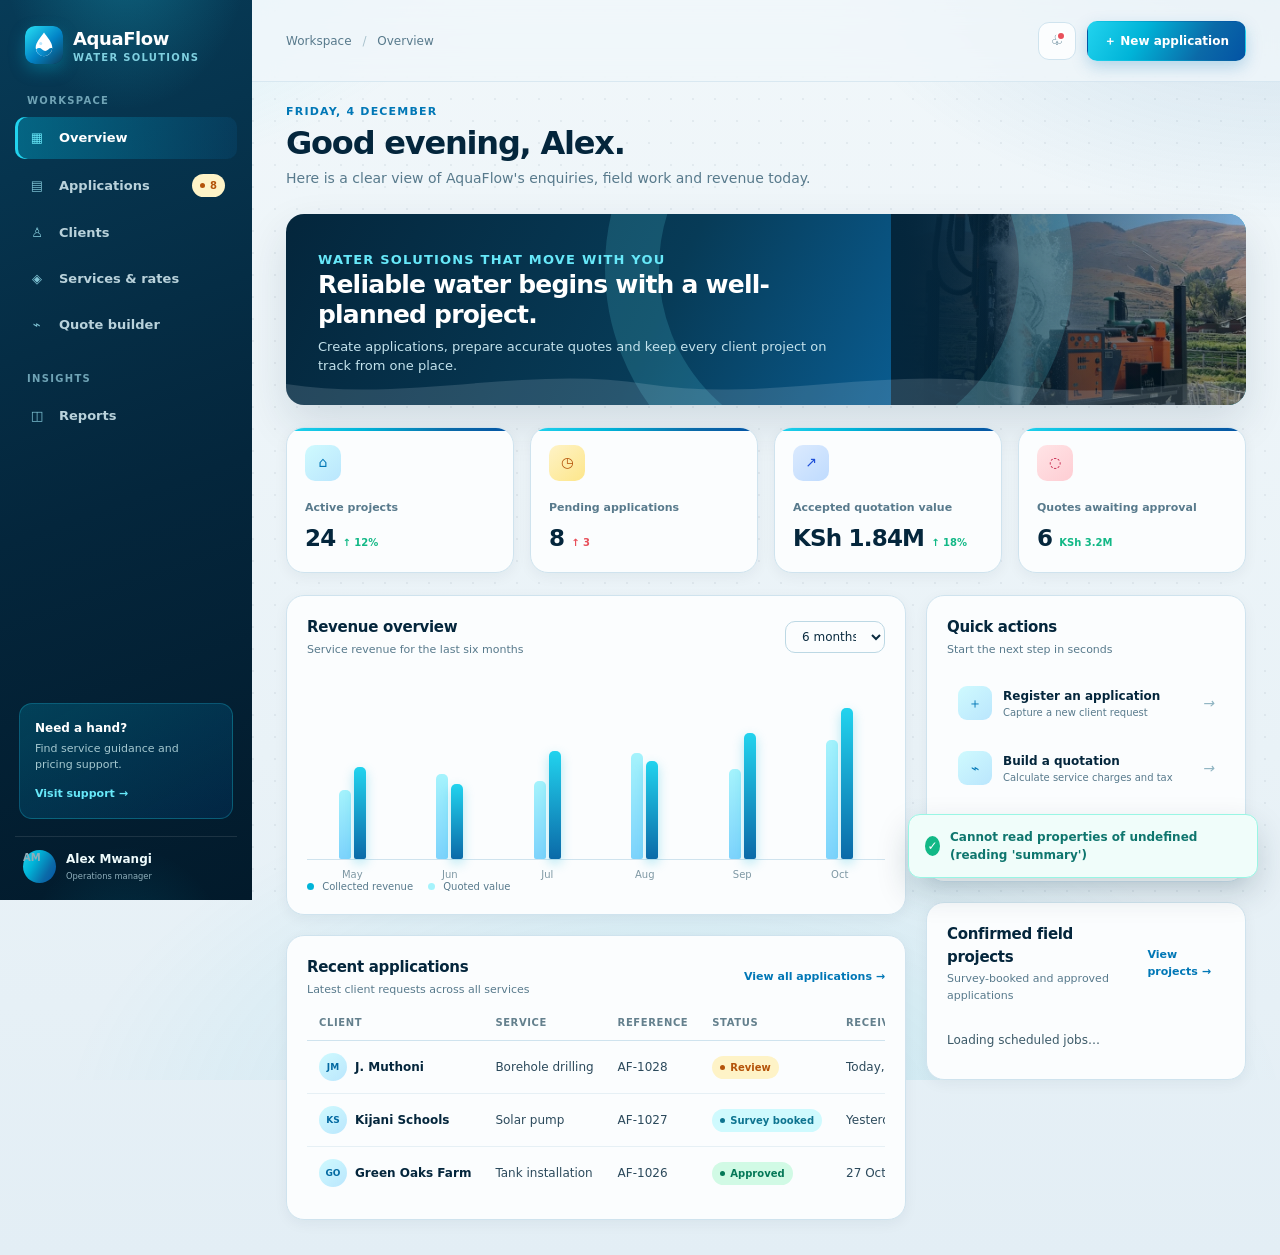
<file: index.html>
<!doctype html>
<html lang="en">
  <head>
    <meta charset="UTF-8" />
    <meta
      name="viewport"
      content="width=device-width,
initial-scale=1.0"
    />
    <meta
      name="description"
      content="AquaFlow Water Solutions operations dashboard"
    />
    <title>AquaFlow | Operations dashboard</title>
    <link rel="icon" href="assets/icons/favicon.svg" type="image/svg+xml" />
    <link rel="icon" href="assets/icons/favicon.ico" sizes="16x16 32x32 48x48" />
    <link rel="icon" href="assets/icons/favicon-32.png" type="image/png" sizes="32x32" />
    <link rel="icon" href="assets/icons/favicon-16.png" type="image/png" sizes="16x16" />
    <link rel="apple-touch-icon" href="assets/icons/apple-touch-icon.png" />
    <link rel="manifest" href="site.webmanifest" />
    <meta name="theme-color" content="#0369a1" />
    <link rel="stylesheet" href="assets/css/style.css" />
  </head>
  <body>
    <div class="app-shell">
      <aside class="sidebar">
        <a class="brand" href="index.html">
          <img src="assets/icons/favicon.svg" alt="AquaFlow water drop mark" />
          <span>
            <strong class="brand-name"> AquaFlow</strong>
            <small class="brand-sub"> WATER SOLUTIONS</small>
          </span>
        </a>
        <p class="nav-label">Workspace</p>
        <nav>
          <ul class="nav-list">
            <li>
              <a class="nav-link active" href="index.html">
                <span class="nav-icon"> ▦</span>
                Overview</a
              >
            </li>
            <li>
              <a class="nav-link" href="applications.html">
                <span class="nav-icon"> ▤</span>
                Applications
                <span class="badge pending" style="margin-left: auto"> 8</span>
              </a>
            </li>
            <li>
              <a class="nav-link" href="clients.html">
                <span class="nav-icon"> ♙</span>
                Clients</a
              >
            </li>
            <li>
              <a class="nav-link" href="services.html">
                <span class="nav-icon"> ◈</span>
                Services &amp; rates</a
              >
            </li>
            <li>
              <a class="nav-link" href="calculator.html">
                <span class="nav-icon"> ⌁</span>
                Quote builder</a
              >
            </li>
          </ul>
        </nav>
        <p class="nav-label">Insights</p>
        <nav>
          <ul class="nav-list">
            <li>
              <a class="nav-link" href="reports.html">
                <span class="nav-icon"> ◫</span>
                Reports</a
              >
            </li>
          </ul>
        </nav>
        <div class="sidebar-spacer"></div>
        <div class="help-card">
          <b> Need a hand?</b>
          <p>Find service guidance and pricing support.</p>
          <a
            href="#"
            data-toast="Support centre will be available with the live system."
          >
            Visit support →</a
          >
        </div>
        <div class="profile">
          <span class="avatar"> AM</span>
          <span>
            <b> Alex Mwangi</b>
            <small> Operations manager</small>
          </span>
        </div>
      </aside>
      <main class="page">
        <header class="topbar">
          <button
            class="icon-button mobile-toggle"
            data-menu-toggle
            aria-label="Open menu"
          >
            ☰
          </button>
          <p class="crumb">Workspace <span> /</span> Overview</p>
          <div class="top-actions">
            <button class="icon-button notification" aria-label="Notifications">
              ♧
            </button>
            <a class="button" href="applications.html"> ＋ New application</a>
          </div>
        </header>
        <section class="page-heading">
          <div>
            <p class="eyebrow" id="dashboard-date">Water operations overview</p>
            <h1 id="dashboard-greeting">Good morning, Alex.</h1>
            <p class="heading-copy">
              Here is a clear view of AquaFlow's enquiries, field work and
              revenue today.
            </p>
          </div>
        </section>
        <section class="overview-hero">
          <div class="hero-copy">
            <p class="eyebrow">Water solutions that move with you</p>
            <h2>Reliable water begins with a well-planned project.</h2>
            <p>
              Create applications, prepare accurate quotes and keep every client
              project on track from one place.
            </p>
          </div>
          <div
            class="hero-image"
            role="img"
            aria-label="Borehole installation work"
          ></div>
        </section>
        <section class="stats" aria-label="Key statistics">
          <article class="stat-card">
            <span class="stat-icon"> ⌂</span>
            <span class="stat-label"> Active projects</span>
            <strong class="stat-value" id="dashboard-active-projects">
              24 <small class="stat-change"> ↑ 12%</small>
            </strong>
          </article>
          <article class="stat-card">
            <span class="stat-icon amber"> ◷</span>
            <span class="stat-label"> Pending applications</span>
            <strong class="stat-value" id="dashboard-pending-applications">
              8 <small class="stat-change down"> ↑ 3</small>
            </strong>
          </article>
          <article class="stat-card">
            <span class="stat-icon navy"> ↗</span>
            <span class="stat-label"> Accepted quotation value</span>
            <strong class="stat-value" id="dashboard-revenue">
              KSh 1.84M <small class="stat-change"> ↑ 18%</small>
            </strong>
          </article>
          <article class="stat-card">
            <span class="stat-icon red"> ◌</span>
            <span class="stat-label"> Quotes awaiting approval</span>
            <strong class="stat-value" id="dashboard-pending-quotes">
              6 <small class="stat-change"> KSh 3.2M</small>
            </strong>
          </article>
        </section>
        <section class="content-grid">
          <div>
            <article class="panel">
              <div class="panel-head">
                <div>
                  <h2 class="panel-title">Revenue overview</h2>
                  <p class="panel-subtitle">
                    Service revenue for the last six months
                  </p>
                </div>
                <select
                  id="dashboard-period"
                  aria-label="Time period"
                  style="width: 100px; min-height: 32px"
                >
                  <option value="6">6 months</option>
                  <option value="3">3 months</option>
                </select>
              </div>
              <div class="chart-wrap" id="dashboard-chart" aria-label="Revenue bar chart">
                <div class="bar-set">
                  <i class="bar" style="height: 42%"> </i>
                  <i class="bar current" style="height: 56%"> </i>
                  <label> May</label>
                </div>
                <div class="bar-set">
                  <i class="bar" style="height: 52%"> </i>
                  <i class="bar current" style="height: 46%"> </i>
                  <label> Jun</label>
                </div>
                <div class="bar-set">
                  <i class="bar" style="height: 48%"> </i>
                  <i class="bar current" style="height: 66%"> </i>
                  <label> Jul</label>
                </div>
                <div class="bar-set">
                  <i class="bar" style="height: 65%"> </i>
                  <i class="bar current" style="height: 60%"> </i>
                  <label> Aug</label>
                </div>
                <div class="bar-set">
                  <i class="bar" style="height: 55%"> </i>
                  <i class="bar current" style="height: 77%"> </i>
                  <label> Sep</label>
                </div>
                <div class="bar-set">
                  <i class="bar" style="height: 73%"> </i>
                  <i class="bar current" style="height: 92%"> </i>
                  <label> Oct</label>
                </div>
              </div>
              <div class="chart-legend">
                <span>
                  <i class="dot"> </i>
                  Collected revenue</span
                >
                <span>
                  <i class="dot pale"> </i>
                  Quoted value</span
                >
              </div>
            </article>
            <article class="panel">
              <div class="panel-head">
                <div>
                  <h2 class="panel-title">Recent applications</h2>
                  <p class="panel-subtitle">
                    Latest client requests across all services
                  </p>
                </div>
                <a class="link" href="applications.html">
                  View all applications →</a
                >
              </div>
              <div class="table-wrap">
                <table class="data-table">
                  <thead>
                    <tr>
                      <th>Client</th>
                      <th>Service</th>
                      <th>Reference</th>
                      <th>Status</th>
                      <th>Received</th>
                    </tr>
                  </thead>
                  <tbody id="dashboard-applications">
                    <tr>
                      <td>
                        <div class="person">
                          <span class="mini-avatar"> JM</span>
                          <span class="primary"> J. Muthoni</span>
                        </div>
                      </td>
                      <td>Borehole drilling</td>
                      <td>AF-1028</td>
                      <td>
                        <span class="badge pending"> Review</span>
                      </td>
                      <td>Today, 09:42</td>
                    </tr>
                    <tr>
                      <td>
                        <div class="person">
                          <span class="mini-avatar"> KS</span>
                          <span class="primary"> Kijani Schools</span>
                        </div>
                      </td>
                      <td>Solar pump</td>
                      <td>AF-1027</td>
                      <td>
                        <span class="badge info"> Survey booked</span>
                      </td>
                      <td>Yesterday</td>
                    </tr>
                    <tr>
                      <td>
                        <div class="person">
                          <span class="mini-avatar"> GO</span>
                          <span class="primary"> Green Oaks Farm</span>
                        </div>
                      </td>
                      <td>Tank installation</td>
                      <td>AF-1026</td>
                      <td>
                        <span class="badge"> Approved</span>
                      </td>
                      <td>27 Oct</td>
                    </tr>
                  </tbody>
                </table>
              </div>
            </article>
          </div>
          <div>
            <article class="panel">
              <div class="panel-head">
                <div>
                  <h2 class="panel-title">Quick actions</h2>
                  <p class="panel-subtitle">Start the next step in seconds</p>
                </div>
              </div>
              <div class="action-list">
                <a class="quick-action" href="applications.html">
                  <span> ＋</span>
                  <span>
                    <b> Register an application</b>
                    <small> Capture a new client request</small>
                  </span>
                  <i class="arrow"> →</i>
                </a>
                <a class="quick-action" href="calculator.html">
                  <span> ⌁</span>
                  <span>
                    <b> Build a quotation</b>
                    <small> Calculate service charges and tax</small>
                  </span>
                  <i class="arrow"> →</i>
                </a>
                <a class="quick-action" href="clients.html">
                  <span> ♙</span>
                  <span>
                    <b> Add a client</b>
                    <small> Grow your client directory</small>
                  </span>
                  <i class="arrow"> →</i>
                </a>
              </div>
            </article>
            <article class="panel">
              <div class="panel-head">
                <div>
                  <h2 class="panel-title">Confirmed field projects</h2>
                  <p class="panel-subtitle">Survey-booked and approved applications</p>
                </div>
                <a class="link" href="applications.html"> View projects →</a>
              </div>
              <div class="rate-list" id="dashboard-fieldwork">
                <div class="rate-item">
                  <span>Loading scheduled jobs…</span>
                </div>
              </div>
            </article>
          </div>
        </section>
      </main>
    </div>
    <div class="toast" role="status">
      <i> ✓</i>
      <span> Saved</span>
    </div>
    <script src="assets/js/api.js"></script>
    <script src="assets/js/main.js"></script>
    <script src="assets/js/forms.js"></script>
  </body>
</html>
</file>
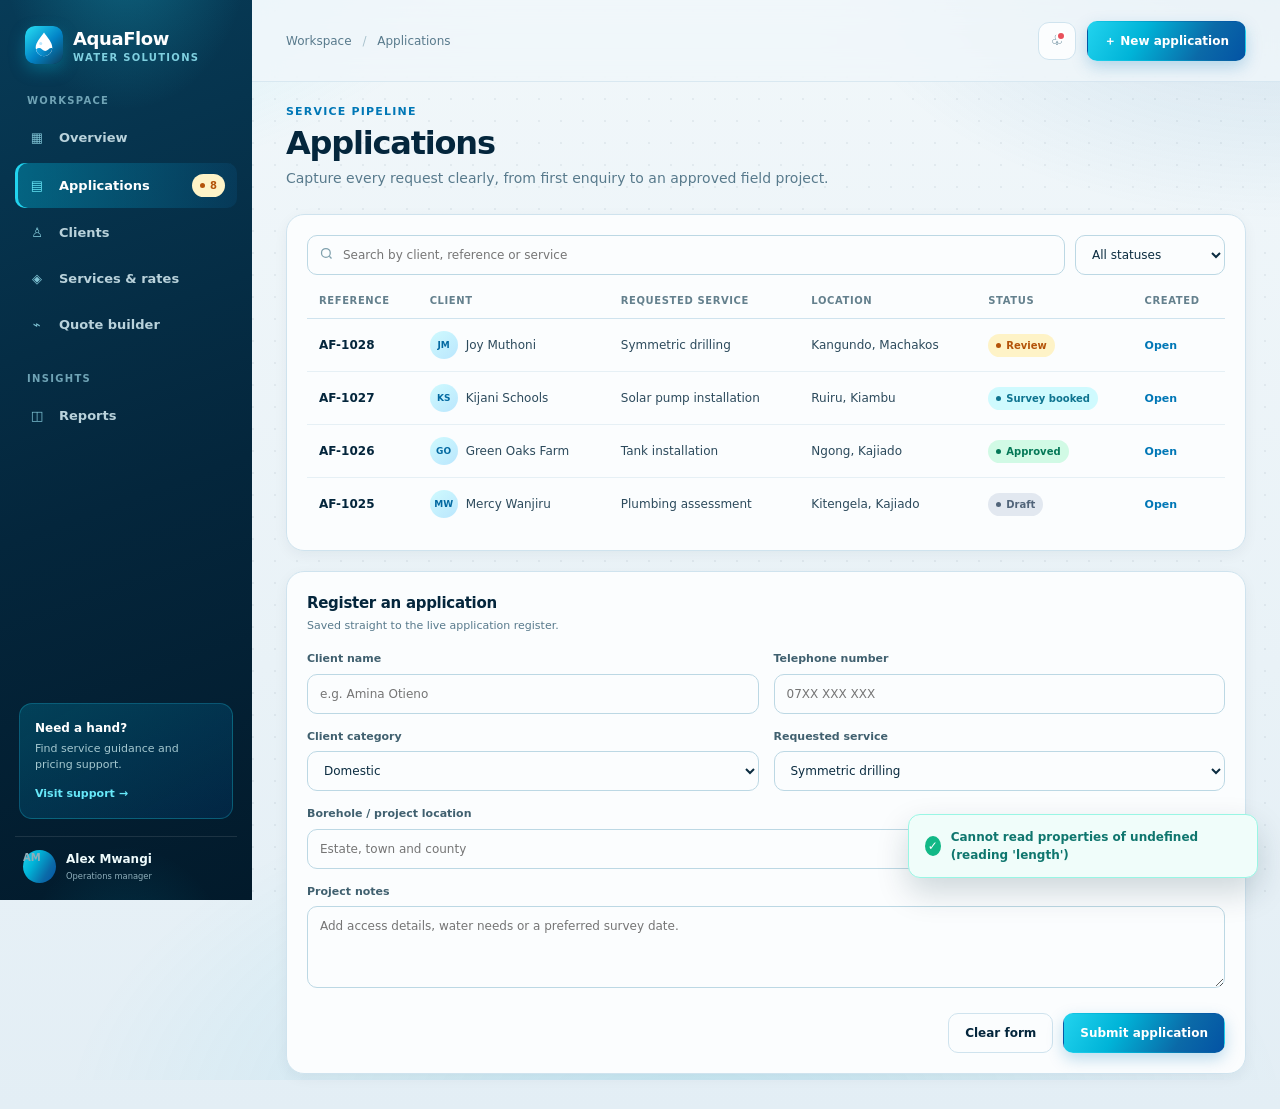
<file: applications.html>
<!doctype html>
<html lang="en">
  <head>
    <meta charset="UTF-8" />
    <meta
      name="viewport"
      content="width=device-width,
initial-scale=1.0"
    />
    <meta name="description" content="AquaFlow service applications" />
    <title>AquaFlow | Applications</title>
    <link rel="icon" href="assets/icons/favicon.svg" type="image/svg+xml" />
    <link rel="icon" href="assets/icons/favicon.ico" sizes="16x16 32x32 48x48" />
    <link rel="icon" href="assets/icons/favicon-32.png" type="image/png" sizes="32x32" />
    <link rel="icon" href="assets/icons/favicon-16.png" type="image/png" sizes="16x16" />
    <link rel="apple-touch-icon" href="assets/icons/apple-touch-icon.png" />
    <link rel="manifest" href="site.webmanifest" />
    <meta name="theme-color" content="#0369a1" />
    <link rel="stylesheet" href="assets/css/style.css" />
  </head>
  <body>
    <div class="app-shell">
      <aside class="sidebar">
        <a class="brand" href="index.html">
          <img src="assets/icons/favicon.svg" alt="AquaFlow water drop mark" />
          <span>
            <strong class="brand-name"> AquaFlow</strong>
            <small class="brand-sub"> WATER SOLUTIONS</small>
          </span>
        </a>
        <p class="nav-label">Workspace</p>
        <nav>
          <ul class="nav-list">
            <li>
              <a class="nav-link" href="index.html">
                <span class="nav-icon"> ▦</span>
                Overview</a
              >
            </li>
            <li>
              <a class="nav-link active" href="applications.html">
                <span class="nav-icon"> ▤</span>
                Applications
                <span class="badge pending" style="margin-left: auto"> 8</span>
              </a>
            </li>
            <li>
              <a class="nav-link" href="clients.html">
                <span class="nav-icon"> ♙</span>
                Clients</a
              >
            </li>
            <li>
              <a class="nav-link" href="services.html">
                <span class="nav-icon"> ◈</span>
                Services &amp; rates</a
              >
            </li>
            <li>
              <a class="nav-link" href="calculator.html">
                <span class="nav-icon"> ⌁</span>
                Quote builder</a
              >
            </li>
          </ul>
        </nav>
        <p class="nav-label">Insights</p>
        <nav>
          <ul class="nav-list">
            <li>
              <a class="nav-link" href="reports.html">
                <span class="nav-icon"> ◫</span>
                Reports</a
              >
            </li>
          </ul>
        </nav>
        <div class="sidebar-spacer"></div>
        <div class="help-card">
          <b> Need a hand?</b>
          <p>Find service guidance and pricing support.</p>
          <a
            href="#"
            data-toast="Support centre will be available with the live system."
          >
            Visit support →</a
          >
        </div>
        <div class="profile">
          <span class="avatar"> AM</span>
          <span>
            <b> Alex Mwangi</b>
            <small> Operations manager</small>
          </span>
        </div>
      </aside>
      <main class="page">
        <header class="topbar">
          <button
            class="icon-button mobile-toggle"
            data-menu-toggle
            aria-label="Open menu"
          >
            ☰
          </button>
          <p class="crumb">Workspace <span> /</span> Applications</p>
          <div class="top-actions">
            <button class="icon-button notification" aria-label="Notifications">
              ♧
            </button>
            <a class="button" href="#new-application"> ＋ New application</a>
          </div>
        </header>
        <section class="page-heading">
          <div>
            <p class="eyebrow">Service pipeline</p>
            <h1>Applications</h1>
            <p class="heading-copy">
              Capture every request clearly, from first enquiry to an approved
              field project.
            </p>
          </div>
        </section>
        <section class="panel">
          <div class="filter-bar">
            <div class="search">
              <svg
                width="15"
                height="15"
                viewBox="0 0 24 24"
                fill="none"
                stroke="currentColor"
                stroke-width="2"
              >
                <circle cx="11" cy="11" r="7"></circle>
                <path d="m20 20-3.5-3.5"></path>
              </svg>
              <input
                data-filter-table="#applications-table"
                data-filter-select="#application-status-filter"
                placeholder="Search by client, reference or service"
              />
            </div>
            <select class="filter-select" id="application-status-filter" aria-label="Filter by status">
              <option value="">All statuses</option>
              <option>Review</option>
              <option>Survey booked</option>
              <option>Approved</option>
              <option>Completed</option>
              <option>Draft</option>
            </select>
          </div>
          <div class="table-wrap">
            <table class="data-table" id="applications-table">
              <thead>
                <tr>
                  <th>Reference</th>
                  <th>Client</th>
                  <th>Requested service</th>
                  <th>Location</th>
                  <th>Status</th>
                  <th>Created</th>
                </tr>
              </thead>
              <tbody>
                <tr>
                  <td class="primary">AF-1028</td>
                  <td>
                    <div class="person">
                      <span class="mini-avatar"> JM</span>
                      <span> Joy Muthoni</span>
                    </div>
                  </td>
                  <td>Symmetric drilling</td>
                  <td>Kangundo, Machakos</td>
                  <td>
                    <span class="badge pending"> Review</span>
                  </td>
                  <td>
                    <a class="link" href="#new-application"> Open</a>
                  </td>
                </tr>
                <tr>
                  <td class="primary">AF-1027</td>
                  <td>
                    <div class="person">
                      <span class="mini-avatar"> KS</span>
                      <span> Kijani Schools</span>
                    </div>
                  </td>
                  <td>Solar pump installation</td>
                  <td>Ruiru, Kiambu</td>
                  <td>
                    <span class="badge info"> Survey booked</span>
                  </td>
                  <td>
                    <a class="link" href="#new-application"> Open</a>
                  </td>
                </tr>
                <tr>
                  <td class="primary">AF-1026</td>
                  <td>
                    <div class="person">
                      <span class="mini-avatar"> GO</span>
                      <span> Green Oaks Farm</span>
                    </div>
                  </td>
                  <td>Tank installation</td>
                  <td>Ngong, Kajiado</td>
                  <td>
                    <span class="badge"> Approved</span>
                  </td>
                  <td>
                    <a class="link" href="#new-application"> Open</a>
                  </td>
                </tr>
                <tr>
                  <td class="primary">AF-1025</td>
                  <td>
                    <div class="person">
                      <span class="mini-avatar"> MW</span>
                      <span> Mercy Wanjiru</span>
                    </div>
                  </td>
                  <td>Plumbing assessment</td>
                  <td>Kitengela, Kajiado</td>
                  <td>
                    <span class="badge draft"> Draft</span>
                  </td>
                  <td>
                    <a class="link" href="#new-application"> Open</a>
                  </td>
                </tr>
              </tbody>
            </table>
          </div>
        </section>
        <section class="panel" id="new-application" style="margin-top: 20px">
          <div class="panel-head">
            <div>
              <h2 class="panel-title">Register an application</h2>
              <p class="panel-subtitle">
                Saved straight to the live application register.
              </p>
            </div>
          </div>
          <form data-application-form>
            <div class="form-grid">
              <div class="form-field">
                <label for="app-name"> Client name</label>
                <input
                  class="field"
                  id="app-name"
                  placeholder="e.g. Amina Otieno"
                />
              </div>
              <div class="form-field">
                <label for="app-phone"> Telephone number</label>
                <input
                  class="field"
                  id="app-phone"
                  type="tel"
                  placeholder="07XX XXX XXX"
                />
              </div>
              <div class="form-field">
                <label for="app-category"> Client category</label>
                <select id="app-category">
                  <option>Domestic</option>
                  <option>Commercial</option>
                  <option>Industrial</option>
                </select>
              </div>
              <div class="form-field">
                <label for="app-service"> Requested service</label>
                <select id="app-service">
                  <option>Symmetric drilling</option>
                  <option>Core drilling</option>
                  <option>Geo-technical drilling</option>
                  <option>Water pump installation</option>
                  <option>Tank installation</option>
                  <option>Plumbing service</option>
                </select>
              </div>
              <div class="form-field full">
                <label for="app-location"> Borehole / project location</label>
                <input
                  class="field"
                  id="app-location"
                  placeholder="Estate, town and county"
                />
              </div>
              <div class="form-field full">
                <label for="app-notes"> Project notes</label>
                <textarea
                  id="app-notes"
                  placeholder="Add access details, water needs or a preferred survey date."
                ></textarea>
              </div>
            </div>
            <div
              style="
                display: flex;
                justify-content: flex-end;
                gap: 10px;
                margin-top: 19px;
              "
            >
              <button
                class="button outline"
                type="reset"
              >
                Clear form
              </button>
              <button
                class="button"
                type="submit"
              >
                Submit application
              </button>
            </div>
          </form>
        </section>
      </main>
    </div>
    <div class="toast" role="status">
      <i> ✓</i>
      <span> Saved</span>
    </div>
    <script src="assets/js/api.js"></script>
    <script src="assets/js/main.js"></script>
    <script src="assets/js/forms.js"></script>
  </body>
</html>
</file>
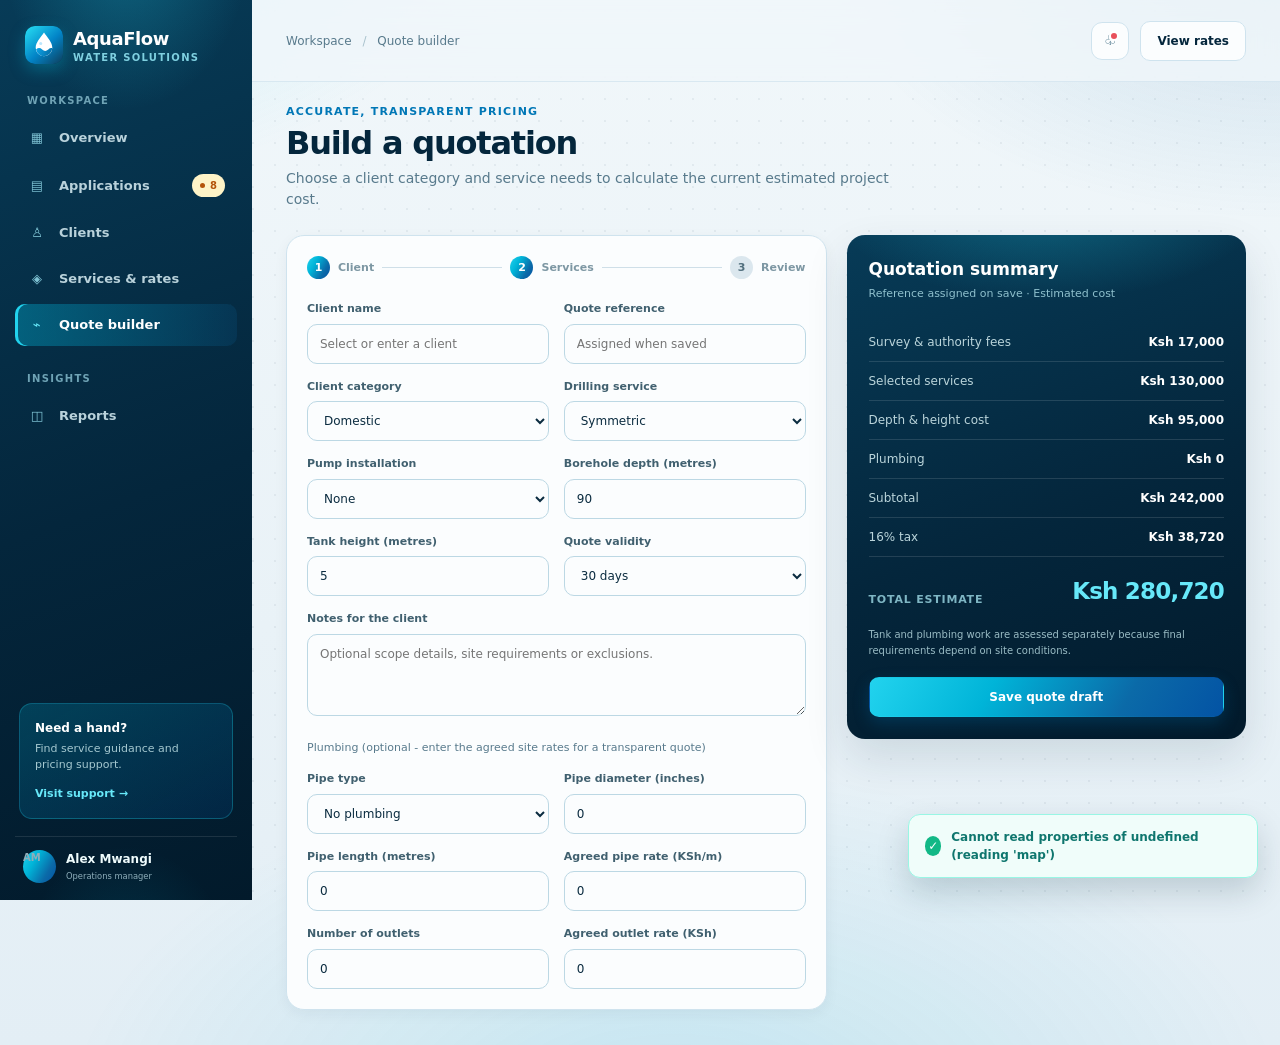
<file: calculator.html>
<!doctype html>
<html lang="en">
  <head>
    <meta charset="UTF-8" />
    <meta
      name="viewport"
      content="width=device-width,
initial-scale=1.0"
    />
    <meta name="description" content="AquaFlow quotation builder" />
    <title>AquaFlow | Quote builder</title>
    <link rel="icon" href="assets/icons/favicon.svg" type="image/svg+xml" />
    <link rel="icon" href="assets/icons/favicon.ico" sizes="16x16 32x32 48x48" />
    <link rel="icon" href="assets/icons/favicon-32.png" type="image/png" sizes="32x32" />
    <link rel="icon" href="assets/icons/favicon-16.png" type="image/png" sizes="16x16" />
    <link rel="apple-touch-icon" href="assets/icons/apple-touch-icon.png" />
    <link rel="manifest" href="site.webmanifest" />
    <meta name="theme-color" content="#0369a1" />
    <link rel="stylesheet" href="assets/css/style.css" />
  </head>
  <body>
    <div class="app-shell">
      <aside class="sidebar">
        <a class="brand" href="index.html">
          <img src="assets/icons/favicon.svg" alt="AquaFlow water drop mark" />
          <span>
            <strong class="brand-name"> AquaFlow</strong>
            <small class="brand-sub"> WATER SOLUTIONS</small>
          </span>
        </a>
        <p class="nav-label">Workspace</p>
        <nav>
          <ul class="nav-list">
            <li>
              <a class="nav-link" href="index.html">
                <span class="nav-icon"> ▦</span>
                Overview</a
              >
            </li>
            <li>
              <a class="nav-link" href="applications.html">
                <span class="nav-icon"> ▤</span>
                Applications
                <span class="badge pending" style="margin-left: auto"> 8</span>
              </a>
            </li>
            <li>
              <a class="nav-link" href="clients.html">
                <span class="nav-icon"> ♙</span>
                Clients</a
              >
            </li>
            <li>
              <a class="nav-link" href="services.html">
                <span class="nav-icon"> ◈</span>
                Services &amp; rates</a
              >
            </li>
            <li>
              <a class="nav-link active" href="calculator.html">
                <span class="nav-icon"> ⌁</span>
                Quote builder</a
              >
            </li>
          </ul>
        </nav>
        <p class="nav-label">Insights</p>
        <nav>
          <ul class="nav-list">
            <li>
              <a class="nav-link" href="reports.html">
                <span class="nav-icon"> ◫</span>
                Reports</a
              >
            </li>
          </ul>
        </nav>
        <div class="sidebar-spacer"></div>
        <div class="help-card">
          <b> Need a hand?</b>
          <p>Find service guidance and pricing support.</p>
          <a
            href="#"
            data-toast="Support centre will be available with the live system."
          >
            Visit support →</a
          >
        </div>
        <div class="profile">
          <span class="avatar"> AM</span>
          <span>
            <b> Alex Mwangi</b>
            <small> Operations manager</small>
          </span>
        </div>
      </aside>
      <main class="page">
        <header class="topbar">
          <button
            class="icon-button mobile-toggle"
            data-menu-toggle
            aria-label="Open menu"
          >
            ☰
          </button>
          <p class="crumb">Workspace <span> /</span> Quote builder</p>
          <div class="top-actions">
            <button class="icon-button notification" aria-label="Notifications">
              ♧
            </button>
            <a class="button outline" href="services.html"> View rates</a>
          </div>
        </header>
        <section class="page-heading">
          <div>
            <p class="eyebrow">Accurate, transparent pricing</p>
            <h1>Build a quotation</h1>
            <p class="heading-copy">
              Choose a client category and service needs to calculate the
              current estimated project cost.
            </p>
          </div>
        </section>
        <section class="calculator-layout">
          <article class="panel">
            <div class="calc-steps">
              <i class="done"> 1</i>
              Client <span class="line"> </span>
              <i class="active"> 2</i>
              Services <span class="line"> </span>
              <i> 3</i>
              Review
            </div>
            <form data-quote-form>
              <div class="form-grid">
                <div class="form-field">
                  <label for="quote-client"> Client name</label>
                  <input
                    class="field"
                    id="quote-client"
                    list="quote-client-options"
                    placeholder="Select or enter a client"
                  />
                  <input id="quote-client-id" type="hidden" />
                  <datalist id="quote-client-options"></datalist>
                </div>
                <div class="form-field">
                  <label for="quote-ref"> Quote reference</label>
                  <input
                    class="field"
                    id="quote-ref"
                    value=""
                    placeholder="Assigned when saved"
                    readonly
                  />
                </div>
                <div class="form-field">
                  <label for="category"> Client category</label>
                  <select id="category" name="category">
                    <option>Domestic</option>
                    <option>Commercial</option>
                    <option>Industrial</option>
                  </select>
                </div>
                <div class="form-field">
                  <label for="drilling"> Drilling service</label>
                  <select id="drilling" name="drilling">
                    <option>Symmetric</option>
                    <option>Core</option>
                    <option>Geotechnical</option>
                    <option>None</option>
                  </select>
                </div>
                <div class="form-field">
                  <label for="pump"> Pump installation</label>
                  <select id="pump" name="pump">
                    <option>None</option>
                    <option>Submersible</option>
                    <option>Solar</option>
                    <option>Hand</option>
                  </select>
                </div>
                <div class="form-field">
                  <label for="depth"> Borehole depth (metres)</label>
                  <input
                    class="field"
                    id="depth"
                    name="depth"
                    type="number"
                    min="0"
                    value="90"
                  />
                </div>
                <div class="form-field">
                  <label for="height"> Tank height (metres)</label>
                  <input
                    class="field"
                    id="height"
                    name="height"
                    type="number"
                    min="0"
                    value="5"
                  />
                </div>
                <div class="form-field">
                  <label for="quote-valid"> Quote validity</label>
                  <select id="quote-valid">
                    <option value="30">30 days</option>
                    <option value="14">14 days</option>
                    <option value="7">7 days</option>
                  </select>
                </div>
                <div class="form-field full">
                  <label for="quote-note"> Notes for the client</label>
                  <textarea
                    id="quote-note"
                    placeholder="Optional scope details, site requirements or exclusions."
                  ></textarea>
                </div>
                <div class="form-field full">
                  <p class="panel-subtitle">Plumbing (optional - enter the agreed site rates for a transparent quote)</p>
                </div>
                <div class="form-field">
                  <label for="pipe-type"> Pipe type</label>
                  <select id="pipe-type" name="pipe_type"><option value="">No plumbing</option><option>PPR</option><option>PVC</option><option>HDPE</option><option>GI</option></select>
                </div>
                <div class="form-field">
                  <label for="pipe-diameter"> Pipe diameter (inches)</label>
                  <input class="field" id="pipe-diameter" name="pipe_diameter_inches" type="number" min="0" step="0.25" value="0" />
                </div>
                <div class="form-field">
                  <label for="pipe-length"> Pipe length (metres)</label>
                  <input class="field" id="pipe-length" name="pipe_length_metres" type="number" min="0" value="0" />
                </div>
                <div class="form-field">
                  <label for="pipe-rate"> Agreed pipe rate (KSh/m)</label>
                  <input class="field" id="pipe-rate" name="pipe_rate_per_metre" type="number" min="0" value="0" />
                </div>
                <div class="form-field">
                  <label for="outlets"> Number of outlets</label>
                  <input class="field" id="outlets" name="outlets" type="number" min="0" value="0" />
                </div>
                <div class="form-field">
                  <label for="outlet-rate"> Agreed outlet rate (KSh)</label>
                  <input class="field" id="outlet-rate" name="outlet_rate" type="number" min="0" value="0" />
                </div>
              </div>
            </form>
          </article>
          <aside class="quote-summary">
            <h3>Quotation summary</h3>
            <p class="quote-id" id="quote-summary-ref">Reference assigned on save · Estimated cost</p>
            <div class="quote-line">
              <span> Survey &amp; authority fees</span>
              <b data-quote-fees> KSh 17,000</b>
            </div>
            <div class="quote-line">
              <span> Selected services</span>
              <b data-quote-services> KSh 130,000</b>
            </div>
            <div class="quote-line">
              <span> Depth &amp; height cost</span>
              <b data-quote-depth> KSh 95,000</b>
            </div>
            <div class="quote-line">
              <span> Plumbing</span>
              <b data-quote-plumbing> KSh 0</b>
            </div>
            <div class="quote-line">
              <span> Subtotal</span>
              <b data-quote-subtotal> KSh 242,000</b>
            </div>
            <div class="quote-line">
              <span> 16% tax</span>
              <b data-quote-tax> KSh 38,720</b>
            </div>
            <div class="quote-total">
              <span> Total estimate</span>
              <b data-quote-total> KSh 280,720</b>
            </div>
            <p class="quote-note">
              Tank and plumbing work are assessed separately because final
              requirements depend on site conditions.
            </p>
            <button
              class="button"
              data-save-quote
            >
              Save quote draft
            </button>
          </aside>
        </section>
      </main>
    </div>
    <div class="toast" role="status">
      <i> ✓</i>
      <span> Saved</span>
    </div>
    <script src="assets/js/api.js"></script>
    <script src="assets/js/main.js"></script>
    <script src="assets/js/calculator.js"></script>
    <script src="assets/js/forms.js"></script>
  </body>
</html>
</file>
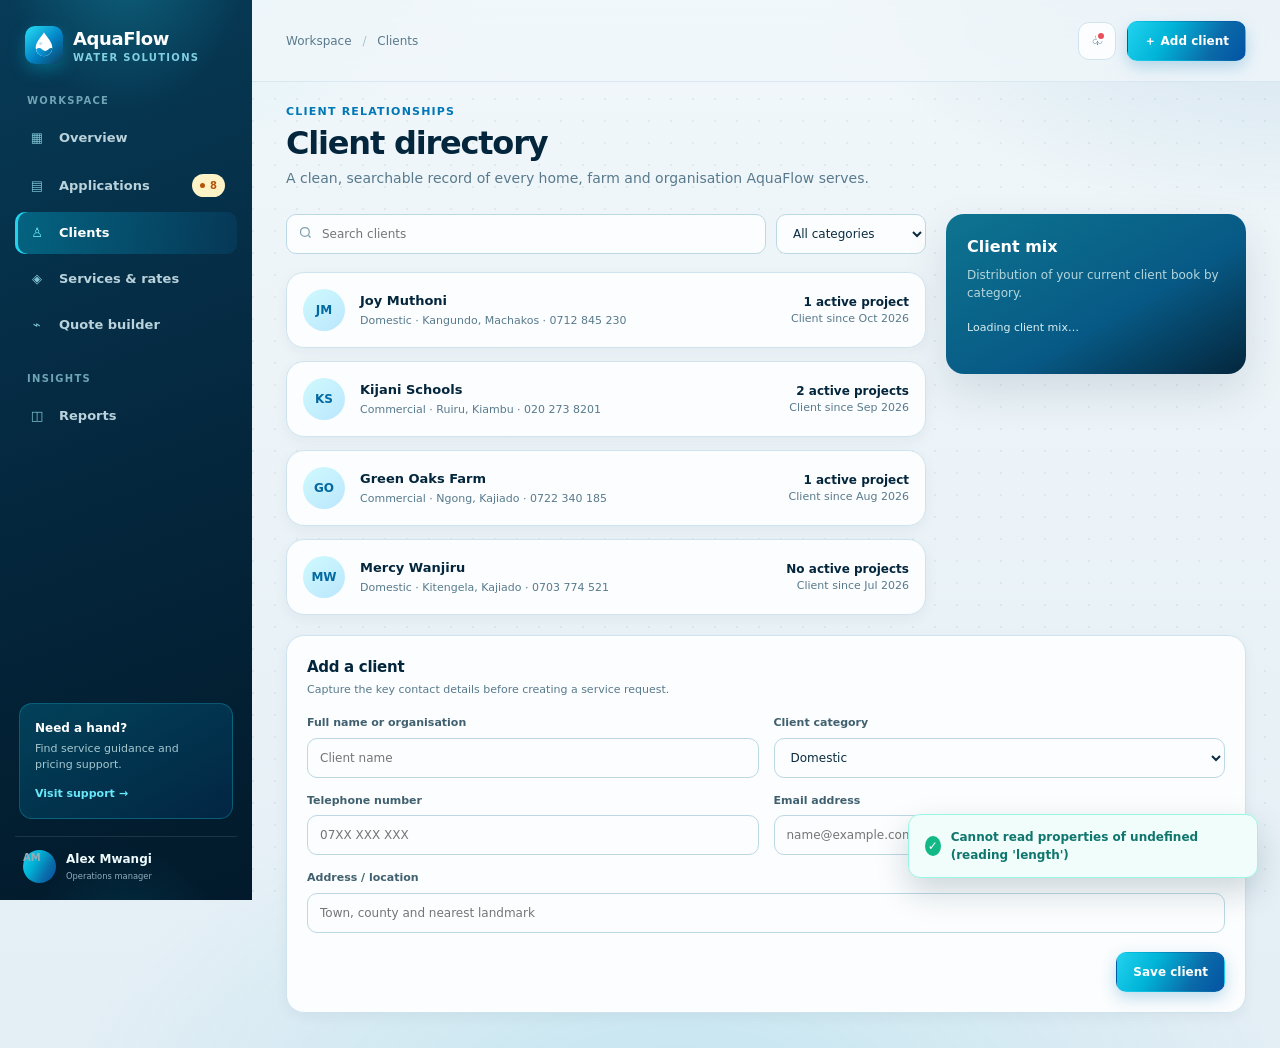
<file: clients.html>
<!doctype html>
<html lang="en">
  <head>
    <meta charset="UTF-8" />
    <meta
      name="viewport"
      content="width=device-width,
initial-scale=1.0"
    />
    <meta name="description" content="AquaFlow client directory" />
    <title>AquaFlow | Clients</title>
    <link rel="icon" href="assets/icons/favicon.svg" type="image/svg+xml" />
    <link rel="icon" href="assets/icons/favicon.ico" sizes="16x16 32x32 48x48" />
    <link rel="icon" href="assets/icons/favicon-32.png" type="image/png" sizes="32x32" />
    <link rel="icon" href="assets/icons/favicon-16.png" type="image/png" sizes="16x16" />
    <link rel="apple-touch-icon" href="assets/icons/apple-touch-icon.png" />
    <link rel="manifest" href="site.webmanifest" />
    <meta name="theme-color" content="#0369a1" />
    <link rel="stylesheet" href="assets/css/style.css" />
  </head>
  <body>
    <div class="app-shell">
      <aside class="sidebar">
        <a class="brand" href="index.html">
          <img src="assets/icons/favicon.svg" alt="AquaFlow water drop mark" />
          <span>
            <strong class="brand-name"> AquaFlow</strong>
            <small class="brand-sub"> WATER SOLUTIONS</small>
          </span>
        </a>
        <p class="nav-label">Workspace</p>
        <nav>
          <ul class="nav-list">
            <li>
              <a class="nav-link" href="index.html">
                <span class="nav-icon"> ▦</span>
                Overview</a
              >
            </li>
            <li>
              <a class="nav-link" href="applications.html">
                <span class="nav-icon"> ▤</span>
                Applications
                <span class="badge pending" style="margin-left: auto"> 8</span>
              </a>
            </li>
            <li>
              <a class="nav-link active" href="clients.html">
                <span class="nav-icon"> ♙</span>
                Clients</a
              >
            </li>
            <li>
              <a class="nav-link" href="services.html">
                <span class="nav-icon"> ◈</span>
                Services &amp; rates</a
              >
            </li>
            <li>
              <a class="nav-link" href="calculator.html">
                <span class="nav-icon"> ⌁</span>
                Quote builder</a
              >
            </li>
          </ul>
        </nav>
        <p class="nav-label">Insights</p>
        <nav>
          <ul class="nav-list">
            <li>
              <a class="nav-link" href="reports.html">
                <span class="nav-icon"> ◫</span>
                Reports</a
              >
            </li>
          </ul>
        </nav>
        <div class="sidebar-spacer"></div>
        <div class="help-card">
          <b> Need a hand?</b>
          <p>Find service guidance and pricing support.</p>
          <a
            href="#"
            data-toast="Support centre will be available with the live system."
          >
            Visit support →</a
          >
        </div>
        <div class="profile">
          <span class="avatar"> AM</span>
          <span>
            <b> Alex Mwangi</b>
            <small> Operations manager</small>
          </span>
        </div>
      </aside>
      <main class="page">
        <header class="topbar">
          <button
            class="icon-button mobile-toggle"
            data-menu-toggle
            aria-label="Open menu"
          >
            ☰
          </button>
          <p class="crumb">Workspace <span> /</span> Clients</p>
          <div class="top-actions">
            <button class="icon-button notification" aria-label="Notifications">
              ♧
            </button>
            <a class="button" href="#new-client"> ＋ Add client</a>
          </div>
        </header>
        <section class="page-heading">
          <div>
            <p class="eyebrow">Client relationships</p>
            <h1>Client directory</h1>
            <p class="heading-copy">
              A clean, searchable record of every home, farm and organisation
              AquaFlow serves.
            </p>
          </div>
        </section>
        <section class="client-layout">
          <div>
            <div class="filter-bar">
              <div class="search">
                <svg
                  width="15"
                  height="15"
                  viewBox="0 0 24 24"
                  fill="none"
                  stroke="currentColor"
                  stroke-width="2"
                >
                  <circle cx="11" cy="11" r="7"></circle>
                  <path d="m20 20-3.5-3.5"></path>
                </svg>
                <input
                  data-filter-table="#client-list"
                  data-filter-select="#client-category-filter"
                  placeholder="Search clients"
                />
              </div>
              <select class="filter-select" id="client-category-filter" aria-label="Filter by category">
                <option value="">All categories</option>
                <option>Domestic</option>
                <option>Commercial</option>
                <option>Industrial</option>
              </select>
            </div>
            <div class="client-stack" id="client-list">
              <article class="client-card">
                <span class="mini-avatar"> JM</span>
                <div>
                  <h3>Joy Muthoni</h3>
                  <p>Domestic · Kangundo, Machakos · 0712 845 230</p>
                </div>
                <div class="client-meta">
                  <b> 1 active project</b>
                  Client since Oct 2026
                </div>
              </article>
              <article class="client-card">
                <span class="mini-avatar"> KS</span>
                <div>
                  <h3>Kijani Schools</h3>
                  <p>Commercial · Ruiru, Kiambu · 020 273 8201</p>
                </div>
                <div class="client-meta">
                  <b> 2 active projects</b>
                  Client since Sep 2026
                </div>
              </article>
              <article class="client-card">
                <span class="mini-avatar"> GO</span>
                <div>
                  <h3>Green Oaks Farm</h3>
                  <p>Commercial · Ngong, Kajiado · 0722 340 185</p>
                </div>
                <div class="client-meta">
                  <b> 1 active project</b>
                  Client since Aug 2026
                </div>
              </article>
              <article class="client-card">
                <span class="mini-avatar"> MW</span>
                <div>
                  <h3>Mercy Wanjiru</h3>
                  <p>Domestic · Kitengela, Kajiado · 0703 774 521</p>
                </div>
                <div class="client-meta">
                  <b> No active projects</b>
                  Client since Jul 2026
                </div>
              </article>
            </div>
          </div>
          <aside class="insight-card" id="client-mix">
            <h3>Client mix</h3>
            <p>Distribution of your current client book by category.</p>
            <div id="client-mix-rows">
              <div class="progress-row">
                <span> Loading client mix… </span>
              </div>
            </div>
          </aside>
        </section>
        <section class="panel" id="new-client" style="margin-top: 20px">
          <div class="panel-head">
            <div>
              <h2 class="panel-title">Add a client</h2>
              <p class="panel-subtitle">
                Capture the key contact details before creating a service
                request.
              </p>
            </div>
          </div>
          <form data-client-form>
            <div class="form-grid">
              <div class="form-field">
                <label for="client-name"> Full name or organisation</label>
                <input
                  class="field"
                  id="client-name"
                  placeholder="Client name"
                />
              </div>
              <div class="form-field">
                <label for="client-type"> Client category</label>
                <select id="client-type">
                  <option>Domestic</option>
                  <option>Commercial</option>
                  <option>Industrial</option>
                </select>
              </div>
              <div class="form-field">
                <label for="client-phone"> Telephone number</label>
                <input
                  class="field"
                  id="client-phone"
                  placeholder="07XX XXX XXX"
                />
              </div>
              <div class="form-field">
                <label for="client-email"> Email address</label>
                <input
                  class="field"
                  id="client-email"
                  type="email"
                  placeholder="name@example.com"
                />
              </div>
              <div class="form-field full">
                <label for="client-address"> Address / location</label>
                <input
                  class="field"
                  id="client-address"
                  placeholder="Town, county and nearest landmark"
                />
              </div>
            </div>
            <div
              style="display: flex; justify-content: flex-end; margin-top: 19px"
            >
              <button
                class="button"
                type="submit"
              >
                Save client
              </button>
            </div>
          </form>
        </section>
      </main>
    </div>
    <div class="toast" role="status">
      <i> ✓</i>
      <span> Saved</span>
    </div>
    <script src="assets/js/api.js"></script>
    <script src="assets/js/main.js"></script>
    <script src="assets/js/forms.js"></script>
  </body>
</html>
</file>
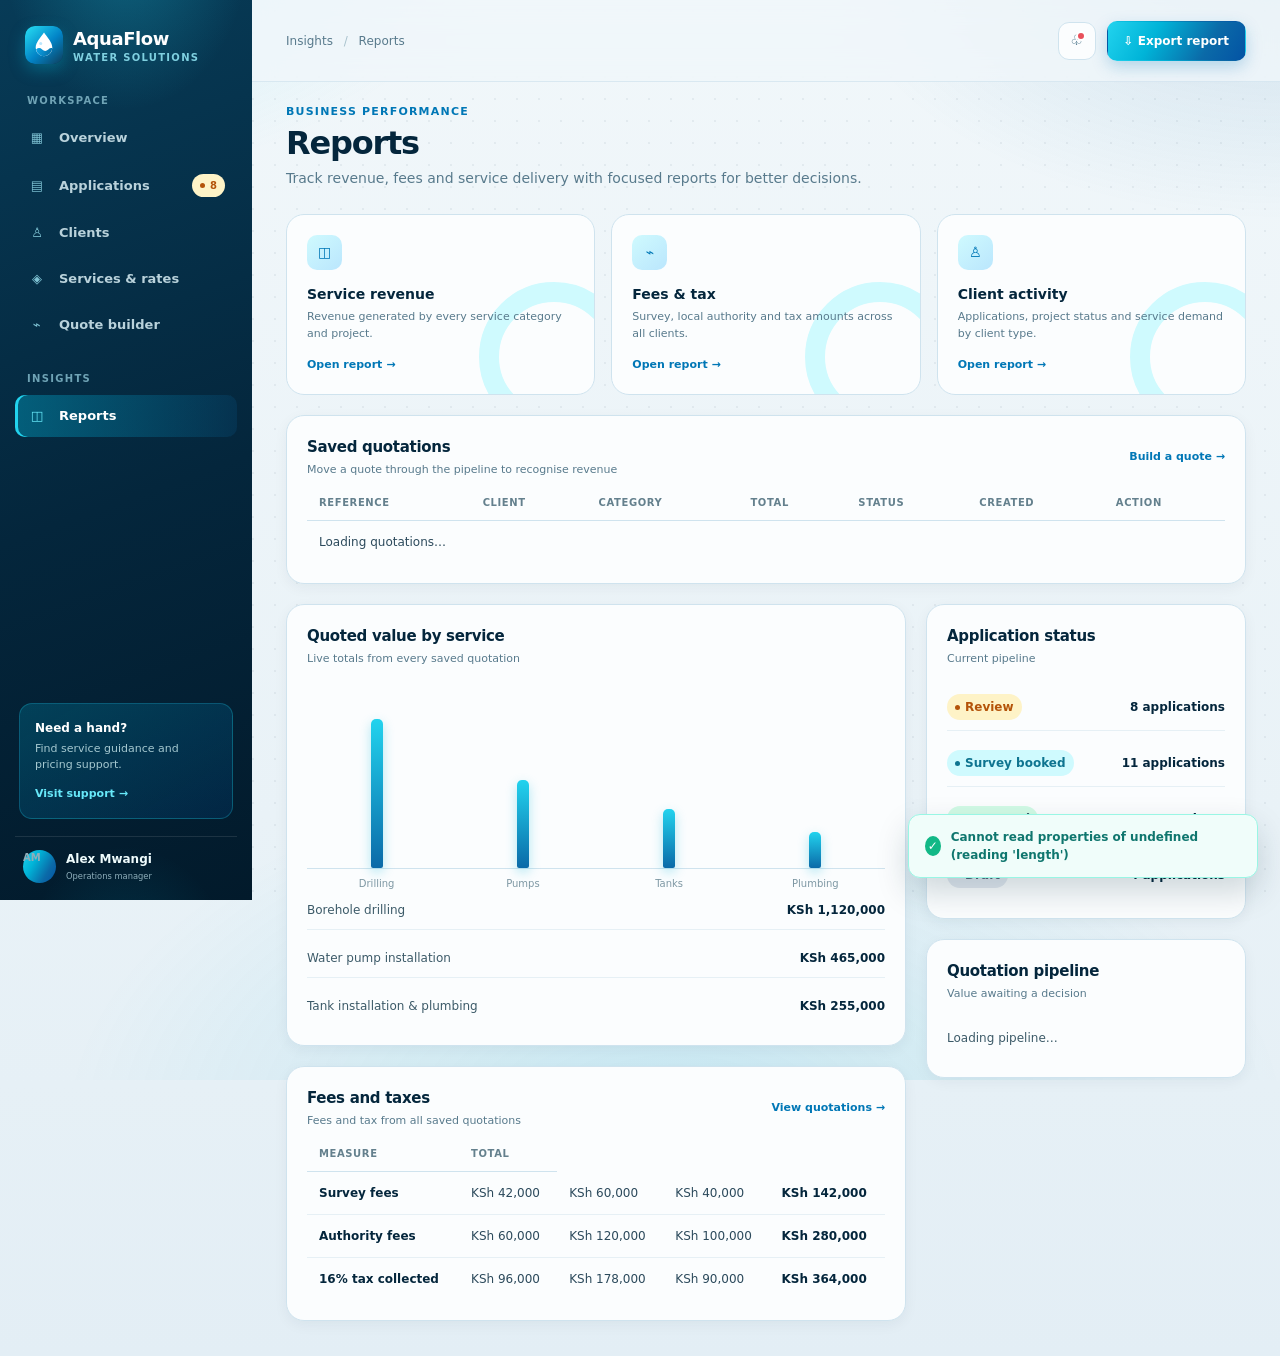
<file: reports.html>
<!doctype html>
<html lang="en">
  <head>
    <meta charset="UTF-8" />
    <meta
      name="viewport"
      content="width=device-width,
initial-scale=1.0"
    />
    <meta name="description" content="AquaFlow reports" />
    <title>AquaFlow | Reports</title>
    <link rel="icon" href="assets/icons/favicon.svg" type="image/svg+xml" />
    <link rel="icon" href="assets/icons/favicon.ico" sizes="16x16 32x32 48x48" />
    <link rel="icon" href="assets/icons/favicon-32.png" type="image/png" sizes="32x32" />
    <link rel="icon" href="assets/icons/favicon-16.png" type="image/png" sizes="16x16" />
    <link rel="apple-touch-icon" href="assets/icons/apple-touch-icon.png" />
    <link rel="manifest" href="site.webmanifest" />
    <meta name="theme-color" content="#0369a1" />
    <link rel="stylesheet" href="assets/css/style.css" />
  </head>
  <body>
    <div class="app-shell">
      <aside class="sidebar">
        <a class="brand" href="index.html">
          <img src="assets/icons/favicon.svg" alt="AquaFlow water drop mark" />
          <span>
            <strong class="brand-name"> AquaFlow</strong>
            <small class="brand-sub"> WATER SOLUTIONS</small>
          </span>
        </a>
        <p class="nav-label">Workspace</p>
        <nav>
          <ul class="nav-list">
            <li>
              <a class="nav-link" href="index.html">
                <span class="nav-icon"> ▦</span>
                Overview</a
              >
            </li>
            <li>
              <a class="nav-link" href="applications.html">
                <span class="nav-icon"> ▤</span>
                Applications
                <span class="badge pending" style="margin-left: auto"> 8</span>
              </a>
            </li>
            <li>
              <a class="nav-link" href="clients.html">
                <span class="nav-icon"> ♙</span>
                Clients</a
              >
            </li>
            <li>
              <a class="nav-link" href="services.html">
                <span class="nav-icon"> ◈</span>
                Services &amp; rates</a
              >
            </li>
            <li>
              <a class="nav-link" href="calculator.html">
                <span class="nav-icon"> ⌁</span>
                Quote builder</a
              >
            </li>
          </ul>
        </nav>
        <p class="nav-label">Insights</p>
        <nav>
          <ul class="nav-list">
            <li>
              <a class="nav-link active" href="reports.html">
                <span class="nav-icon"> ◫</span>
                Reports</a
              >
            </li>
          </ul>
        </nav>
        <div class="sidebar-spacer"></div>
        <div class="help-card">
          <b> Need a hand?</b>
          <p>Find service guidance and pricing support.</p>
          <a
            href="#"
            data-toast="Support centre will be available with the live system."
          >
            Visit support →</a
          >
        </div>
        <div class="profile">
          <span class="avatar"> AM</span>
          <span>
            <b> Alex Mwangi</b>
            <small> Operations manager</small>
          </span>
        </div>
      </aside>
      <main class="page">
        <header class="topbar">
          <button
            class="icon-button mobile-toggle"
            data-menu-toggle
            aria-label="Open menu"
          >
            ☰
          </button>
          <p class="crumb">Insights <span> /</span> Reports</p>
          <div class="top-actions">
            <button class="icon-button notification" aria-label="Notifications">
              ♧
            </button>
            <button
              class="button"
              data-export-report
            >
              ⇩ Export report
            </button>
          </div>
        </header>
        <section class="page-heading">
          <div>
            <p class="eyebrow">Business performance</p>
            <h1>Reports</h1>
            <p class="heading-copy">
              Track revenue, fees and service delivery with focused reports for
              better decisions.
            </p>
          </div>
        </section>
        <section class="report-cards">
          <article class="report-card">
            <span class="report-icon"> ◫</span>
            <h3>Service revenue</h3>
            <p>Revenue generated by every service category and project.</p>
            <a href="#revenue" class="link"> Open report →</a>
          </article>
          <article class="report-card">
            <span class="report-icon"> ⌁</span>
            <h3>Fees &amp; tax</h3>
            <p>Survey, local authority and tax amounts across all clients.</p>
            <a href="#fees" class="link"> Open report →</a>
          </article>
          <article class="report-card">
            <span class="report-icon"> ♙</span>
            <h3>Client activity</h3>
            <p>
              Applications, project status and service demand by client type.
            </p>
            <a href="#activity" class="link"> Open report →</a>
          </article>
        </section>
        <section class="panel" id="quotations" style="margin-bottom: 20px">
          <div class="panel-head">
            <div>
              <h2 class="panel-title">Saved quotations</h2>
              <p class="panel-subtitle">Move a quote through the pipeline to recognise revenue</p>
            </div>
            <a class="link" href="calculator.html"> Build a quote →</a>
          </div>
          <div class="table-wrap">
            <table class="data-table" id="quotes-table">
              <thead>
                <tr>
                  <th>Reference</th>
                  <th>Client</th>
                  <th>Category</th>
                  <th>Total</th>
                  <th>Status</th>
                  <th>Created</th>
                  <th>Action</th>
                </tr>
              </thead>
              <tbody>
                <tr><td colspan="7">Loading quotations…</td></tr>
              </tbody>
            </table>
          </div>
        </section>
        <section class="content-grid">
          <div>
            <article class="panel" id="revenue">
              <div class="panel-head">
                <div>
                  <h2 class="panel-title">Quoted value by service</h2>
                  <p class="panel-subtitle">
                    Live totals from every saved quotation
                  </p>
                </div>
              </div>
              <div class="chart-wrap" id="revenue-chart" aria-label="Service revenue bar chart">
                <div class="bar-set">
                  <i class="bar current" style="height: 91%"> </i>
                  <label> Drilling</label>
                </div>
                <div class="bar-set">
                  <i class="bar current" style="height: 54%"> </i>
                  <label> Pumps</label>
                </div>
                <div class="bar-set">
                  <i class="bar current" style="height: 36%"> </i>
                  <label> Tanks</label>
                </div>
                <div class="bar-set">
                  <i class="bar current" style="height: 22%"> </i>
                  <label> Plumbing</label>
                </div>
              </div>
              <div class="rate-list" style="margin-top: 22px">
                <div class="rate-item">
                  <span> Borehole drilling</span>
                  <b> KSh 1,120,000</b>
                </div>
                <div class="rate-item">
                  <span> Water pump installation</span>
                  <b> KSh 465,000</b>
                </div>
                <div class="rate-item">
                  <span> Tank installation &amp; plumbing</span>
                  <b> KSh 255,000</b>
                </div>
              </div>
            </article>
            <article class="panel" id="fees">
              <div class="panel-head">
                <div>
                  <h2 class="panel-title">Fees and taxes</h2>
                  <p class="panel-subtitle">
                    Fees and tax from all saved quotations
                  </p>
                </div>
                <a class="link" href="#quotations"> View quotations →</a>
              </div>
              <div class="table-wrap">
                <table class="data-table">
                  <thead>
                    <tr>
                      <th>Measure</th>
                      <th>Total</th>
                    </tr>
                  </thead>
                  <tbody>
                    <tr>
                      <td class="primary">Survey fees</td>
                      <td>KSh 42,000</td>
                      <td>KSh 60,000</td>
                      <td>KSh 40,000</td>
                      <td class="primary">KSh 142,000</td>
                    </tr>
                    <tr>
                      <td class="primary">Authority fees</td>
                      <td>KSh 60,000</td>
                      <td>KSh 120,000</td>
                      <td>KSh 100,000</td>
                      <td class="primary">KSh 280,000</td>
                    </tr>
                    <tr>
                      <td class="primary">16% tax collected</td>
                      <td>KSh 96,000</td>
                      <td>KSh 178,000</td>
                      <td>KSh 90,000</td>
                      <td class="primary">KSh 364,000</td>
                    </tr>
                  </tbody>
                </table>
              </div>
            </article>
          </div>
          <aside>
            <article class="panel" id="activity">
              <div class="panel-head">
                <div>
                  <h2 class="panel-title">Application status</h2>
                  <p class="panel-subtitle">Current pipeline</p>
                </div>
              </div>
              <div class="rate-list">
                <div class="rate-item">
                  <span>
                    <span class="badge pending"> Review</span>
                  </span>
                  <b> 8 applications</b>
                </div>
                <div class="rate-item">
                  <span>
                    <span class="badge info"> Survey booked</span>
                  </span>
                  <b> 11 applications</b>
                </div>
                <div class="rate-item">
                  <span>
                    <span class="badge"> Approved</span>
                  </span>
                  <b> 24 projects</b>
                </div>
                <div class="rate-item">
                  <span>
                    <span class="badge draft"> Draft</span>
                  </span>
                  <b> 4 applications</b>
                </div>
              </div>
            </article>
            <article class="panel">
              <div class="panel-head">
                <div>
                  <h2 class="panel-title">Quotation pipeline</h2>
                  <p class="panel-subtitle">Value awaiting a decision</p>
                </div>
              </div>
              <div class="rate-list" id="quote-pipeline">
                <div class="rate-item"><span>Loading pipeline…</span></div>
              </div>
            </article>
          </aside>
        </section>
      </main>
    </div>
    <div class="toast" role="status">
      <i> ✓</i>
      <span> Saved</span>
    </div>
    <script src="assets/js/api.js"></script>
    <script src="assets/js/main.js"></script>
    <script src="assets/js/forms.js"></script>
  </body>
</html>
</file>
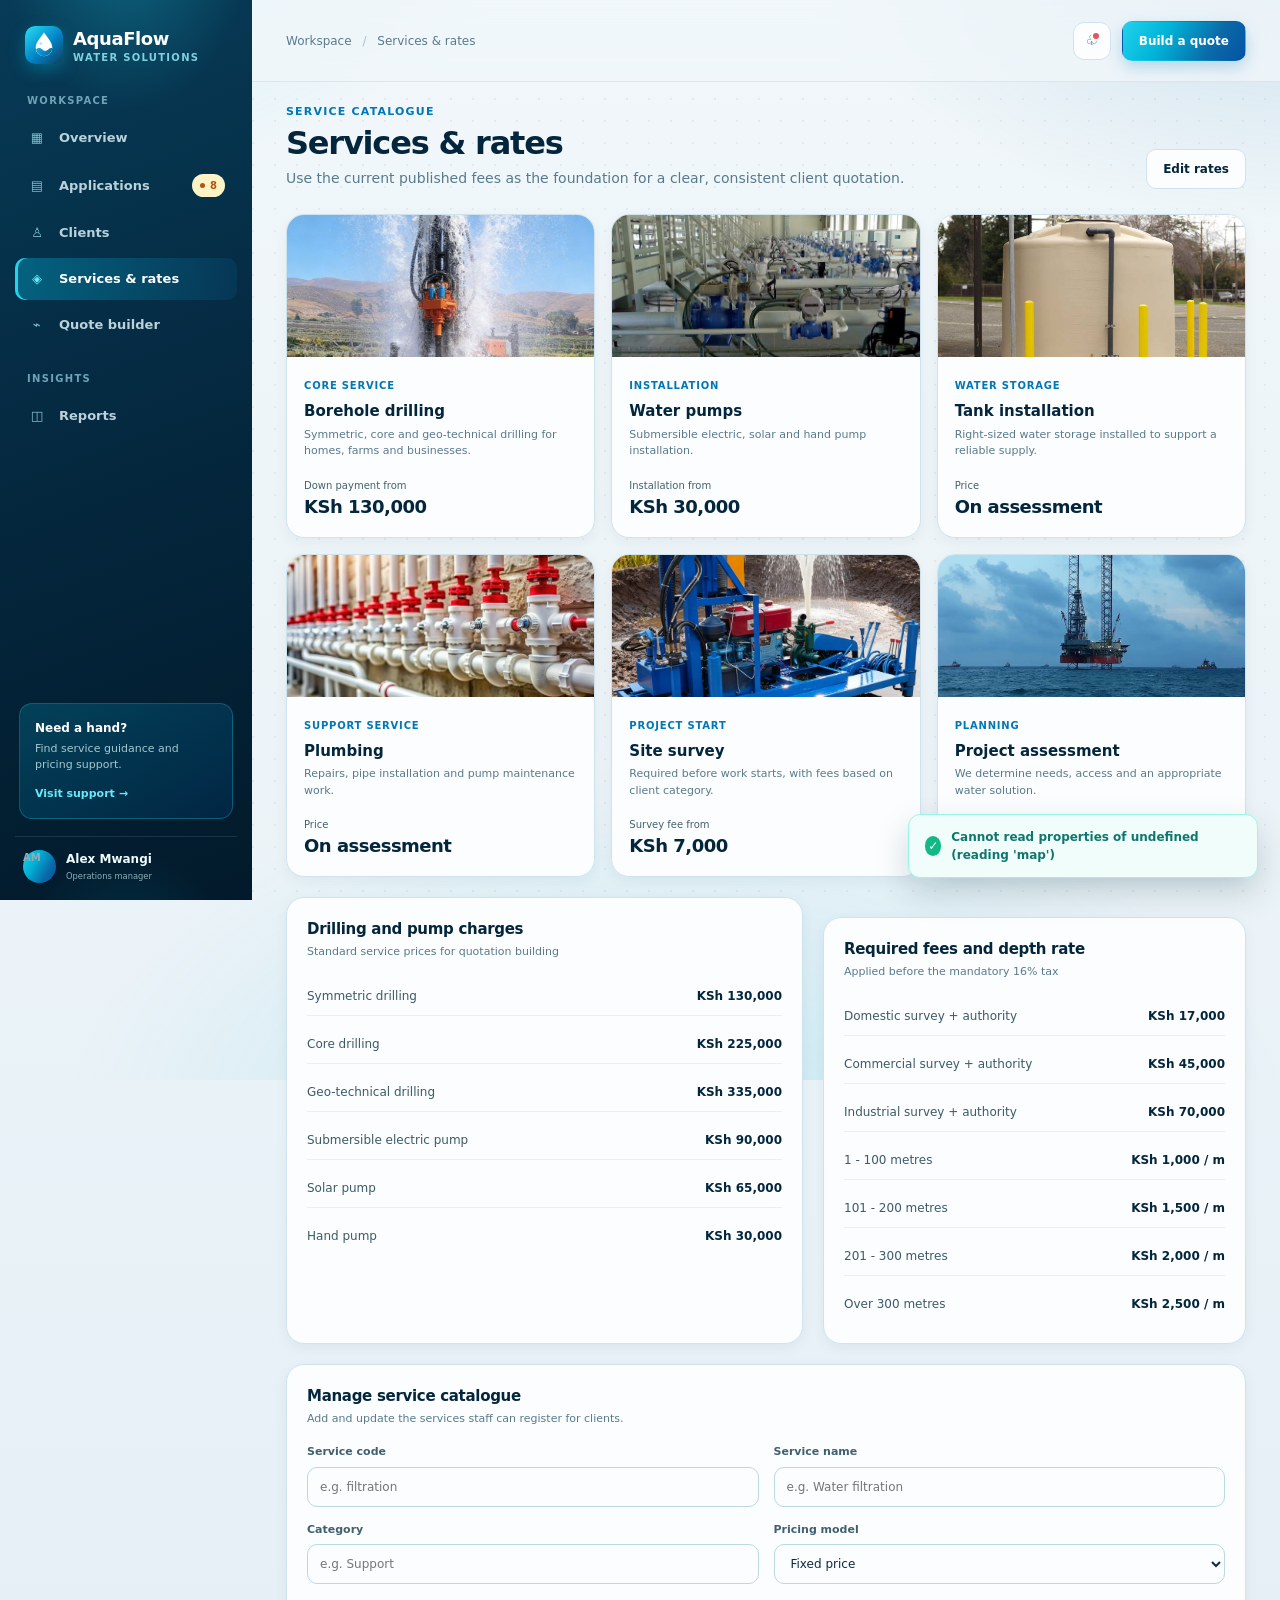
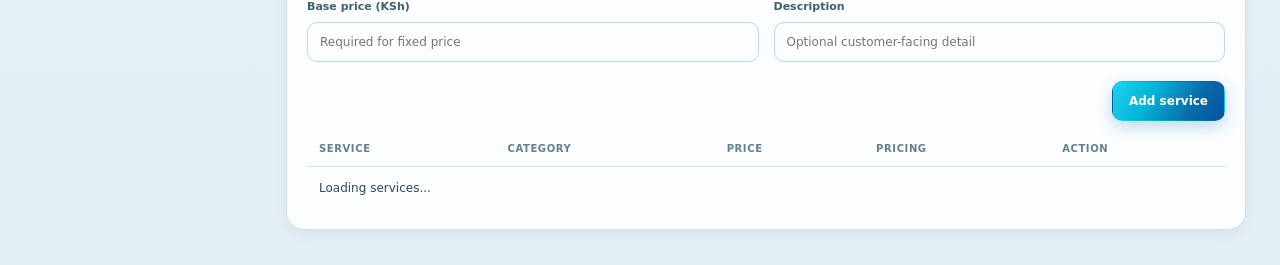
<file: services.html>
<!doctype html>
<html lang="en">
  <head>
    <meta charset="UTF-8" />
    <meta
      name="viewport"
      content="width=device-width,
initial-scale=1.0"
    />
    <meta name="description" content="AquaFlow services and rates" />
    <title>AquaFlow | Services &amp; rates</title>
    <link rel="icon" href="assets/icons/favicon.svg" type="image/svg+xml" />
    <link rel="icon" href="assets/icons/favicon.ico" sizes="16x16 32x32 48x48" />
    <link rel="icon" href="assets/icons/favicon-32.png" type="image/png" sizes="32x32" />
    <link rel="icon" href="assets/icons/favicon-16.png" type="image/png" sizes="16x16" />
    <link rel="apple-touch-icon" href="assets/icons/apple-touch-icon.png" />
    <link rel="manifest" href="site.webmanifest" />
    <meta name="theme-color" content="#0369a1" />
    <link rel="stylesheet" href="assets/css/style.css" />
  </head>
  <body>
    <div class="app-shell">
      <aside class="sidebar">
        <a class="brand" href="index.html">
          <img src="assets/icons/favicon.svg" alt="AquaFlow water drop mark" />
          <span>
            <strong class="brand-name"> AquaFlow</strong>
            <small class="brand-sub"> WATER SOLUTIONS</small>
          </span>
        </a>
        <p class="nav-label">Workspace</p>
        <nav>
          <ul class="nav-list">
            <li>
              <a class="nav-link" href="index.html">
                <span class="nav-icon"> ▦</span>
                Overview</a
              >
            </li>
            <li>
              <a class="nav-link" href="applications.html">
                <span class="nav-icon"> ▤</span>
                Applications
                <span class="badge pending" style="margin-left: auto"> 8</span>
              </a>
            </li>
            <li>
              <a class="nav-link" href="clients.html">
                <span class="nav-icon"> ♙</span>
                Clients</a
              >
            </li>
            <li>
              <a class="nav-link active" href="services.html">
                <span class="nav-icon"> ◈</span>
                Services &amp; rates</a
              >
            </li>
            <li>
              <a class="nav-link" href="calculator.html">
                <span class="nav-icon"> ⌁</span>
                Quote builder</a
              >
            </li>
          </ul>
        </nav>
        <p class="nav-label">Insights</p>
        <nav>
          <ul class="nav-list">
            <li>
              <a class="nav-link" href="reports.html">
                <span class="nav-icon"> ◫</span>
                Reports</a
              >
            </li>
          </ul>
        </nav>
        <div class="sidebar-spacer"></div>
        <div class="help-card">
          <b> Need a hand?</b>
          <p>Find service guidance and pricing support.</p>
          <a
            href="#"
            data-toast="Support centre will be available with the live system."
          >
            Visit support →</a
          >
        </div>
        <div class="profile">
          <span class="avatar"> AM</span>
          <span>
            <b> Alex Mwangi</b>
            <small> Operations manager</small>
          </span>
        </div>
      </aside>
      <main class="page">
        <header class="topbar">
          <button
            class="icon-button mobile-toggle"
            data-menu-toggle
            aria-label="Open menu"
          >
            ☰
          </button>
          <p class="crumb">Workspace <span> /</span> Services &amp; rates</p>
          <div class="top-actions">
            <button class="icon-button notification" aria-label="Notifications">
              ♧
            </button>
            <a class="button" href="calculator.html"> Build a quote</a>
          </div>
        </header>
        <section class="page-heading">
          <div>
            <p class="eyebrow">Service catalogue</p>
            <h1>Services &amp; rates</h1>
            <p class="heading-copy">
              Use the current published fees as the foundation for a clear,
              consistent client quotation.
            </p>
          </div>
          <a
            class="button outline"
            href="#manage-services"
          >
            Edit rates
          </a>
        </section>
        <section class="pricing-grid">
          <article class="service-card">
            <img src="images/borehole1.jpg" alt="Borehole drilling equipment" />
            <div class="service-card-body">
              <span class="tag"> Core service</span>
              <h3>Borehole drilling</h3>
              <p>
                Symmetric, core and geo-technical drilling for homes, farms and
                businesses.
              </p>
              <span class="from"> Down payment from</span>
              <strong class="price"> KSh 130,000</strong>
            </div>
          </article>
          <article class="service-card">
            <img src="images/water pump.jpg" alt="Water pump installation" />
            <div class="service-card-body">
              <span class="tag"> Installation</span>
              <h3>Water pumps</h3>
              <p>Submersible electric, solar and hand pump installation.</p>
              <span class="from"> Installation from</span>
              <strong class="price"> KSh 30,000</strong>
            </div>
          </article>
          <article class="service-card">
            <img src="images/tank.jpg" alt="Water tank installation" />
            <div class="service-card-body">
              <span class="tag"> Water storage</span>
              <h3>Tank installation</h3>
              <p>
                Right-sized water storage installed to support a reliable
                supply.
              </p>
              <span class="from"> Price</span>
              <strong class="price"> On assessment</strong>
            </div>
          </article>
          <article class="service-card">
            <img src="images/plumbing.jpg" alt="Plumbing work" />
            <div class="service-card-body">
              <span class="tag"> Support service</span>
              <h3>Plumbing</h3>
              <p>Repairs, pipe installation and pump maintenance work.</p>
              <span class="from"> Price</span>
              <strong class="price"> On assessment</strong>
            </div>
          </article>
          <article class="service-card">
            <img src="images/about.jpg" alt="Water project consultation" />
            <div class="service-card-body">
              <span class="tag"> Project start</span>
              <h3>Site survey</h3>
              <p>
                Required before work starts, with fees based on client category.
              </p>
              <span class="from"> Survey fee from</span>
              <strong class="price"> KSh 7,000</strong>
            </div>
          </article>
          <article class="service-card">
            <img src="images/gh.jpg" alt="Water infrastructure" />
            <div class="service-card-body">
              <span class="tag"> Planning</span>
              <h3>Project assessment</h3>
              <p>
                We determine needs, access and an appropriate water solution.
              </p>
              <span class="from"> Next step</span>
              <strong class="price"> Book a survey</strong>
            </div>
          </article>
        </section>
        <section class="rate-grid" style="margin-top: 20px">
          <article class="panel">
            <div class="panel-head">
              <div>
                <h2 class="panel-title">Drilling and pump charges</h2>
                <p class="panel-subtitle">
                  Standard service prices for quotation building
                </p>
              </div>
            </div>
            <div class="rate-list">
              <div class="rate-item">
                <span> Symmetric drilling</span>
                <b> KSh 130,000</b>
              </div>
              <div class="rate-item">
                <span> Core drilling</span>
                <b> KSh 225,000</b>
              </div>
              <div class="rate-item">
                <span> Geo-technical drilling</span>
                <b> KSh 335,000</b>
              </div>
              <div class="rate-item">
                <span> Submersible electric pump</span>
                <b> KSh 90,000</b>
              </div>
              <div class="rate-item">
                <span> Solar pump</span>
                <b> KSh 65,000</b>
              </div>
              <div class="rate-item">
                <span> Hand pump</span>
                <b> KSh 30,000</b>
              </div>
            </div>
          </article>
          <article class="panel">
            <div class="panel-head">
              <div>
                <h2 class="panel-title">Required fees and depth rate</h2>
                <p class="panel-subtitle">
                  Applied before the mandatory 16% tax
                </p>
              </div>
            </div>
            <div class="rate-list">
              <div class="rate-item">
                <span> Domestic survey + authority</span>
                <b> KSh 17,000</b>
              </div>
              <div class="rate-item">
                <span> Commercial survey + authority</span>
                <b> KSh 45,000</b>
              </div>
              <div class="rate-item">
                <span> Industrial survey + authority</span>
                <b> KSh 70,000</b>
              </div>
              <div class="rate-item">
                <span> 1 - 100 metres</span>
                <b> KSh 1,000 / m</b>
              </div>
              <div class="rate-item">
                <span> 101 - 200 metres</span>
                <b> KSh 1,500 / m</b>
              </div>
              <div class="rate-item">
                <span> 201 - 300 metres</span>
                <b> KSh 2,000 / m</b>
              </div>
              <div class="rate-item">
                <span> Over 300 metres</span>
                <b> KSh 2,500 / m</b>
              </div>
            </div>
          </article>
        </section>
        <section class="panel" style="margin-top: 20px" id="manage-services">
          <div class="panel-head">
            <div>
              <h2 class="panel-title">Manage service catalogue</h2>
              <p class="panel-subtitle">Add and update the services staff can register for clients.</p>
            </div>
          </div>
          <form data-service-form>
            <div class="form-grid">
              <div class="form-field"><label for="service-code">Service code</label><input class="field" id="service-code" required placeholder="e.g. filtration" /></div>
              <div class="form-field"><label for="service-name">Service name</label><input class="field" id="service-name" required placeholder="e.g. Water filtration" /></div>
              <div class="form-field"><label for="service-group">Category</label><input class="field" id="service-group" required placeholder="e.g. Support" /></div>
              <div class="form-field"><label for="service-model">Pricing model</label><select id="service-model"><option value="fixed">Fixed price</option><option value="assessment">Site assessment</option></select></div>
              <div class="form-field"><label for="service-price">Base price (KSh)</label><input class="field" id="service-price" type="number" min="0" placeholder="Required for fixed price" /></div>
              <div class="form-field"><label for="service-description">Description</label><input class="field" id="service-description" placeholder="Optional customer-facing detail" /></div>
            </div>
            <div style="display:flex;justify-content:flex-end;margin-top:19px"><button class="button" type="submit">Add service</button></div>
          </form>
          <div class="table-wrap" style="margin-top:20px"><table class="data-table"><thead><tr><th>Service</th><th>Category</th><th>Price</th><th>Pricing</th><th>Action</th></tr></thead><tbody id="service-admin-list"><tr><td colspan="5">Loading services...</td></tr></tbody></table></div>
        </section>
      </main>
    </div>
    <div class="toast" role="status">
      <i> ✓</i>
      <span> Saved</span>
    </div>
    <script src="assets/js/api.js"></script>
    <script src="assets/js/main.js"></script>
    <script src="assets/js/forms.js"></script>
  </body>
</html>
</file>
<file: assets/css/style.css>
:root {
  --deep: #021a2b;
  --navy: #04263c;
  --navy-2: #073b57;
  --blue: #0b6aa8;
  --aqua: #00b4d8;
  --aqua-dark: #0077b6;
  --cyan: #22d3ee;
  --ink: #0b2c40;
  --muted: #587a8c;
  --sky: #dff4fb;
  --mist: #f1f7fa;
  --surface: #fbfdfe;
  --line: #cfe3ee;
  --white: #fff;
  --amber: #f59f0b;
  --red: #e8505b;
  --green: #12b886;
  --info: #0ea5e9;
  --shadow: 0 18px 44px rgba(2, 42, 66, .12);
  --radius: 18px;
  --sidebar: 252px;
  --grad-ocean: linear-gradient(120deg, #22d3ee 0%, #00b4d8 34%, #0b6aa8 72%, #0353a4 100%);
  --grad-deep: linear-gradient(160deg, #073b57 0%, #04263c 55%, #021a2b 100%);
}
* { box-sizing: border-box; }
[hidden] { display: none !important; }
html { scroll-behavior: smooth; scroll-padding-top: 98px; }
body {
  margin: 0;
  min-width: 320px;
  background: linear-gradient(180deg, #f1f7fa 0%, #e9f2f7 60%, #e3eef5 100%);
  color: var(--ink);
  font-family: Inter, ui-sans-serif, system-ui, -apple-system, BlinkMacSystemFont, "Segoe UI", sans-serif;
  font-size: 14px;
  line-height: 1.5;
}
body::before {
  content: "";
  position: fixed;
  inset: -20%;
  z-index: -2;
  pointer-events: none;
  background:
    radial-gradient(46% 38% at 14% 6%, rgba(34, 211, 238, .20), transparent 62%),
    radial-gradient(40% 34% at 86% 10%, rgba(11, 106, 168, .16), transparent 64%),
    radial-gradient(52% 44% at 52% 104%, rgba(0, 180, 216, .14), transparent 66%);
  animation: aqua-drift 22s ease-in-out infinite alternate;
}
body::after {
  content: "";
  position: fixed;
  inset: 0;
  z-index: -1;
  pointer-events: none;
  background-image: radial-gradient(rgba(4, 38, 60, .055) 1px, transparent 1px);
  background-size: 22px 22px;
}
@keyframes aqua-drift {
  from { transform: translate3d(-2%, -1%, 0) scale(1); }
  to { transform: translate3d(2%, 2%, 0) scale(1.06); }
}
button, input, select, textarea { font: inherit; }
button { cursor: pointer; }
a { color: inherit; text-decoration: none; }
:focus-visible { outline: 2px solid var(--aqua); outline-offset: 2px; }

* { scrollbar-width: thin; scrollbar-color: #6cc0da rgba(4, 38, 60, .08); }
::-webkit-scrollbar { width: 10px; height: 10px; }
::-webkit-scrollbar-track { background: rgba(4, 38, 60, .07); }
::-webkit-scrollbar-thumb {
  border: 2px solid var(--mist);
  border-radius: 8px;
  background: linear-gradient(180deg, #22d3ee, #0b6aa8);
}
::-webkit-scrollbar-thumb:hover { background: linear-gradient(180deg, #00b4d8, #0353a4); }
.sidebar::-webkit-scrollbar-thumb { border-color: var(--navy); background: linear-gradient(180deg, #0e7490, #075985); }

.app-shell { min-height: 100vh; padding-left: var(--sidebar); }
.sidebar {
  position: fixed;
  inset: 0 auto 0 0;
  z-index: 20;
  width: var(--sidebar);
  display: flex;
  flex-direction: column;
  padding: 25px 15px 17px;
  overflow-y: auto;
  color: #dceef3;
  background: var(--grad-deep);
}
.sidebar::before {
  content: "";
  position: absolute;
  inset: 0;
  pointer-events: none;
  background:
    radial-gradient(70% 26% at 50% -6%, rgba(34, 211, 238, .28), transparent 70%),
    radial-gradient(60% 20% at 50% 108%, rgba(0, 180, 216, .16), transparent 70%);
}
.sidebar > * { position: relative; }
.brand { display: flex; align-items: center; gap: 10px; padding: 0 10px 28px; color: var(--white); }
.brand img { width: 38px; height: 38px; border-radius: 10px; box-shadow: 0 6px 16px rgba(0, 180, 216, .35); }
.brand-name { display: block; font-size: 18px; font-weight: 780; letter-spacing: -.4px; }
.brand-sub { display: block; margin-top: -2px; color: #7fd0e0; font-size: 10px; font-weight: 700; letter-spacing: 1.3px; }
.nav-label { margin: 0 12px 9px; color: #6fa3b5; font-size: 10px; font-weight: 800; letter-spacing: 1.3px; text-transform: uppercase; }
.nav-list { display: grid; gap: 4px; list-style: none; padding: 0; margin: 0 0 25px; }
.nav-link {
  display: flex; align-items: center; gap: 12px;
  padding: 11px 12px; border-radius: 10px;
  color: #b9d2db; font-size: 13px; font-weight: 650;
  transition: .2s;
}
.nav-link:hover { background: rgba(34, 211, 238, .12); color: #fff; }
.nav-link.active {
  color: #fff;
  background: linear-gradient(90deg, rgba(0, 180, 216, .38), rgba(11, 106, 168, .16));
  box-shadow: inset 3px 0 0 var(--cyan);
}
.nav-icon { width: 20px; height: 20px; display: grid; place-items: center; color: #7fc3d4; }
.active .nav-icon { color: #67e8f9; }
.sidebar-spacer { flex: 1; }
.help-card {
  margin: 0 4px 17px; padding: 15px;
  border: 1px solid rgba(34, 211, 238, .26);
  border-radius: 13px;
  background: linear-gradient(150deg, rgba(0, 180, 216, .22), rgba(3, 83, 164, .18));
}
.help-card b { display: block; color: #fff; font-size: 12px; }
.help-card p { margin: 4px 0 9px; color: #a5c8d0; font-size: 11px; line-height: 1.45; }
.help-card a { color: #67e8f9; font-size: 11px; font-weight: 750; }
.profile { display: flex; align-items: center; gap: 10px; padding: 13px 8px 0; border-top: 1px solid rgba(255, 255, 255, .1); }
.avatar {
  width: 33px; height: 33px; display: grid; place-items: center;
  border-radius: 50%; background: var(--grad-ocean);
  color: #fff; font-size: 11px; font-weight: 800;
}
.profile b { display: block; color: #eefbfc; font-size: 12px; }
.profile span { display: block; color: #8faeba; font-size: 10px; }

.page { width: 100%; min-width: 0; padding: 0 34px 35px; max-width: 1600px; margin: auto; }
.topbar {
  position: sticky; top: 0; z-index: 15;
  min-height: 82px;
  display: flex; align-items: center; justify-content: space-between; gap: 18px;
  margin: 0 -34px; padding: 0 34px;
  background: rgba(241, 247, 250, .8);
  backdrop-filter: blur(14px);
  -webkit-backdrop-filter: blur(14px);
  border-bottom: 1px solid rgba(207, 227, 238, .7);
}
.crumb { color: var(--muted); font-size: 12px; }
.crumb span { color: #a9c2cd; padding: 0 7px; }
.top-actions { display: flex; align-items: center; gap: 11px; }
.icon-button {
  width: 38px; height: 38px; display: grid; place-items: center; padding: 0;
  border: 1px solid var(--line); border-radius: 11px;
  color: #33627a; background: var(--surface);
  transition: .18s;
}
.icon-button:hover { border-color: var(--aqua); color: var(--aqua-dark); box-shadow: 0 4px 12px rgba(0, 180, 216, .18); }
.notification { position: relative; }
.notification::after {
  content: ""; position: absolute; top: 8px; right: 9px;
  width: 6px; height: 6px; border: 2px solid white; border-radius: 50%;
  background: var(--red);
}
.mobile-toggle { display: none; }

.page-heading { display: flex; align-items: flex-end; justify-content: space-between; gap: 20px; margin: 22px 0 25px; animation: rise .5s .05s both; }
.eyebrow { margin: 0 0 4px; color: var(--aqua-dark); font-size: 11px; font-weight: 800; letter-spacing: 1.2px; text-transform: uppercase; }
h1 { margin: 0; color: var(--navy); font-size: clamp(25px, 3vw, 32px); line-height: 1.15; letter-spacing: -1.2px; }
.heading-copy { max-width: 630px; margin: 7px 0 0; color: var(--muted); }

.button {
  display: inline-flex; align-items: center; justify-content: center; gap: 8px;
  min-height: 40px; padding: 0 16px;
  border: 1px solid transparent; border-radius: 10px;
  background: var(--grad-ocean);
  color: white; font-size: 12px; font-weight: 760;
  box-shadow: 0 6px 16px rgba(0, 119, 182, .25);
  transition: transform .15s, box-shadow .15s, filter .15s;
}
.button:hover { filter: brightness(1.08); box-shadow: 0 10px 22px rgba(0, 119, 182, .34); transform: translateY(-1px); }
.button:active { transform: translateY(0); }
.button:disabled { opacity: .6; cursor: progress; transform: none; }
.button.outline { border-color: var(--line); background: var(--surface); color: var(--navy); box-shadow: none; }
.button.outline:hover { background: var(--sky); border-color: var(--aqua); box-shadow: none; }
.button.small { min-height: 34px; padding: 0 11px; font-size: 11px; }
.button.ghost { background: transparent; color: var(--aqua-dark); box-shadow: none; }

.overview-hero {
  position: relative; display: grid;
  grid-template-columns: minmax(0, 1.45fr) minmax(255px, .85fr);
  overflow: hidden; min-height: 187px; margin-bottom: 22px;
  border-radius: var(--radius);
  background: linear-gradient(115deg, #04263c 0%, #073b57 40%, #0b6aa8 78%, #00b4d8 100%);
  color: white; box-shadow: var(--shadow);
  animation: rise .5s .1s both;
}
.overview-hero::after {
  content: ""; position: absolute; width: 360px; height: 360px;
  right: 18%; top: -180px;
  border: 54px solid rgba(103, 232, 249, .16); border-radius: 50%;
}
.overview-hero::before {
  content: ""; position: absolute; left: 0; right: 0; bottom: -2px; height: 46px; z-index: 1;
  background: url("data:image/svg+xml,%3Csvg xmlns='http://www.w3.org/2000/svg' viewBox='0 0 1200 60' preserveAspectRatio='none'%3E%3Cpath d='M0 30 C150 55 300 5 450 30 C600 55 750 5 900 30 C1050 55 1150 15 1200 30 L1200 60 L0 60 Z' fill='%23f1f7fa' fill-opacity='.14'/%3E%3C/svg%3E") center/100% 100% no-repeat;
  pointer-events: none;
}
.hero-copy { position: relative; z-index: 2; padding: 29px 32px; }
.hero-copy .eyebrow { color: #67e8f9; }
.hero-copy h2 { max-width: 530px; margin: 0; color: white; font-size: 25px; letter-spacing: -.8px; line-height: 1.2; }
.hero-copy p { max-width: 510px; margin: 7px 0 0; color: #c3e2ec; font-size: 13px; }
.hero-image {
  position: relative; min-height: 185px;
  background: linear-gradient(90deg, #04263c, rgba(4, 38, 60, .08)), url('../../images/borehole.jpg') center/cover;
}
.hero-image::after {
  content: ""; position: absolute; inset: 0;
  background: linear-gradient(90deg, #04263c 0%, transparent 35%),
    linear-gradient(0deg, rgba(2, 26, 43, .35), rgba(2, 26, 43, .08));
}

.stats { display: grid; grid-template-columns: repeat(4, 1fr); gap: 16px; margin-bottom: 22px; }
.stat-card, .panel, .service-card, .client-card {
  border: 1px solid var(--line); border-radius: var(--radius);
  background: var(--surface);
  box-shadow: 0 4px 14px rgba(2, 42, 66, .05);
}
.stat-card { position: relative; overflow: hidden; padding: 17px 18px; animation: rise .5s both; }
.stat-card::before { content: ""; position: absolute; inset: 0 0 auto 0; height: 3px; background: var(--grad-ocean); }
.stats .stat-card:nth-child(1) { animation-delay: .12s; }
.stats .stat-card:nth-child(2) { animation-delay: .18s; }
.stats .stat-card:nth-child(3) { animation-delay: .24s; }
.stats .stat-card:nth-child(4) { animation-delay: .3s; }
.stat-icon {
  width: 36px; height: 36px; display: grid; place-items: center;
  margin-bottom: 15px; border-radius: 10px;
  color: var(--aqua-dark); background: linear-gradient(140deg, #cffafe, #bae6fd);
}
.stat-icon.amber { background: linear-gradient(140deg, #fef3c7, #fde68a); color: #b45309; }
.stat-icon.navy { background: linear-gradient(140deg, #dbeafe, #bfdbfe); color: #1d4ed8; }
.stat-icon.red { background: linear-gradient(140deg, #ffe4e6, #fecdd3); color: #be123c; }
.stat-label { color: var(--muted); font-size: 11px; font-weight: 650; }
.stat-value { display: flex; align-items: baseline; gap: 7px; margin-top: 4px; color: var(--navy); font-size: 23px; font-weight: 780; letter-spacing: -.8px; }
.stat-change { color: var(--green); font-size: 10px; font-weight: 760; letter-spacing: 0; }
.stat-change.down { color: var(--red); }

.content-grid { display: grid; grid-template-columns: minmax(0, 1.55fr) minmax(280px, .8fr); gap: 20px; }
.content-grid > *, .calculator-layout > *, .rate-grid > *, .client-layout > * { min-width: 0; }
.panel { min-width: 0; padding: 20px; animation: rise .5s .16s both; }
.panel + .panel { margin-top: 20px; }
.panel-head { display: flex; align-items: center; justify-content: space-between; gap: 15px; margin-bottom: 17px; }
.panel-title { margin: 0; color: var(--navy); font-size: 15px; letter-spacing: -.3px; }
.panel-subtitle { margin: 3px 0 0; color: var(--muted); font-size: 11px; }
.link { color: var(--aqua-dark); font-size: 11px; font-weight: 750; }
.link:hover { color: var(--blue); text-decoration: underline; }
button.link { border: 0; padding: 6px 8px; border-radius: 6px; background: var(--sky); }
button.link:hover { background: #bae6fd; }
.client-meta > span { display: flex; justify-content: flex-end; gap: 6px; margin-top: 6px; }

.chart-wrap { height: 185px; display: flex; align-items: flex-end; gap: 17px; padding: 20px 5px 0; border-bottom: 1px solid var(--line); }
.bar-set { flex: 1; min-width: 17px; height: 100%; display: flex; align-items: flex-end; justify-content: center; gap: 3px; position: relative; }
.bar { display: block; width: min(12px, 45%); border-radius: 5px 5px 2px 2px; background: linear-gradient(180deg, #a5f3fc, #7dd3fc); transition: height .6s cubic-bezier(.2, .8, .2, 1); }
.bar.current { background: linear-gradient(180deg, #22d3ee, #0b6aa8); box-shadow: 0 4px 12px rgba(0, 180, 216, .3); }
.bar-set label { position: absolute; top: calc(100% + 8px); color: #7d97a3; font-size: 10px; }
.chart-legend { display: flex; gap: 15px; margin-top: 19px; color: var(--muted); font-size: 10px; }
.dot { width: 7px; height: 7px; display: inline-block; margin-right: 5px; border-radius: 50%; background: var(--aqua); }
.dot.pale { background: #a5f3fc; }

.action-list { display: grid; gap: 9px; }
.quick-action { display: flex; align-items: center; gap: 11px; padding: 10px; border: 1px solid transparent; border-radius: 11px; transition: .2s; }
.quick-action:hover { border-color: #bae6fd; background: linear-gradient(120deg, #ecfeff, #eff6ff); transform: translateX(2px); }
.quick-action > span:first-child { width: 34px; height: 34px; display: grid; place-items: center; border-radius: 9px; background: linear-gradient(140deg, #cffafe, #bae6fd); color: var(--aqua-dark); }
.quick-action b { display: block; color: var(--navy); font-size: 12px; }
.quick-action small { display: block; color: var(--muted); font-size: 10px; }
.quick-action .arrow { margin-left: auto; color: #8fb4c2; }

.table-wrap { overflow-x: auto; }
.data-table { width: 100%; border-collapse: collapse; white-space: nowrap; }
.data-table th {
  padding: 0 12px 10px; color: #64808d;
  border-bottom: 1px solid var(--line);
  font-size: 10px; font-weight: 800; letter-spacing: .6px;
  text-align: left; text-transform: uppercase;
}
.data-table td { padding: 12px; border-bottom: 1px solid #e6f0f5; color: #2c4a5c; font-size: 12px; }
.data-table tbody tr { transition: background .15s; }
.data-table tbody tr:hover { background: #f0f9ff; }
.data-table tr:last-child td { border-bottom: 0; }
.data-table .primary { color: var(--navy); font-weight: 700; }
.person { display: flex; align-items: center; gap: 8px; }
.mini-avatar {
  width: 28px; height: 28px; display: grid; place-items: center;
  border-radius: 50%; background: linear-gradient(140deg, #cffafe, #bae6fd);
  color: #0369a1; font-size: 9px; font-weight: 800;
}
.badge { display: inline-flex; align-items: center; gap: 5px; padding: 4px 8px; border-radius: 20px; background: #d1fae5; color: #047857; font-size: 10px; font-weight: 750; }
.badge::before { content: ""; width: 5px; height: 5px; border-radius: 50%; background: currentColor; }
.badge.pending { background: #fef3c7; color: #b45309; }
.badge.draft { background: #e2e8f0; color: #52657a; }
.badge.info { background: #cffafe; color: #0e7490; }
.badge.danger { background: #ffe4e6; color: #be123c; }

.filter-bar { display: flex; align-items: center; flex-wrap: wrap; gap: 10px; margin-bottom: 18px; }
.search { position: relative; flex: 1 1 220px; }
.search svg { position: absolute; top: 11px; left: 12px; color: #7fa0ad; }
.field, .search input, select, textarea {
  width: 100%; min-height: 40px; padding: 0 12px;
  border: 1px solid #bcd8e4; border-radius: 10px; outline: 0;
  color: var(--ink); background: var(--surface);
  font-size: 12px; transition: .15s;
}
.search input { padding-left: 35px; }
.field:focus, .search input:focus, select:focus, textarea:focus {
  border-color: var(--aqua);
  box-shadow: 0 0 0 3px rgba(0, 180, 216, .16);
}
.filter-select { width: 150px; }
.form-grid { display: grid; grid-template-columns: repeat(2, minmax(0, 1fr)); gap: 15px; }
.form-field label { display: block; margin: 0 0 6px; color: #40606f; font-size: 11px; font-weight: 750; }
.form-field.full { grid-column: 1 / -1; }
.form-field textarea { min-height: 82px; padding: 10px 12px; resize: vertical; }
.section-rule { height: 1px; margin: 22px 0; background: var(--line); }

.client-layout { display: grid; grid-template-columns: minmax(0, 1fr) 300px; gap: 20px; }
.client-stack { display: grid; gap: 13px; }
.client-card { display: flex; align-items: center; gap: 15px; padding: 16px; transition: .2s; animation: rise .45s both; }
.client-card:hover { border-color: #7dd3fc; box-shadow: 0 10px 24px rgba(2, 42, 66, .1); transform: translateY(-2px); }
.client-card .mini-avatar { width: 42px; height: 42px; font-size: 12px; }
.client-card h3 { margin: 0; color: var(--navy); font-size: 13px; }
.client-card p { margin: 2px 0 0; color: var(--muted); font-size: 11px; }
.client-meta { margin-left: auto; color: var(--muted); font-size: 11px; text-align: right; }
.client-meta b { display: block; color: var(--navy); font-size: 12px; }
.insight-card {
  align-self: start; padding: 21px; border-radius: var(--radius);
  color: #d8f0f2; background: linear-gradient(150deg, #0e7490, #075985 60%, #04263c);
  box-shadow: var(--shadow);
}
.insight-card h3 { margin: 0; color: white; font-size: 16px; }
.insight-card p { margin: 7px 0 18px; color: #b5d6dc; font-size: 12px; }
.progress-row { margin: 16px 0; }
.progress-row span { display: flex; justify-content: space-between; color: #d9edef; font-size: 11px; }
.progress { height: 7px; margin-top: 6px; border-radius: 10px; background: rgba(255, 255, 255, .18); overflow: hidden; }
.progress i { display: block; height: 100%; border-radius: inherit; background: linear-gradient(90deg, #67e8f9, #22d3ee); }

.pricing-grid { display: grid; grid-template-columns: repeat(3, minmax(0, 1fr)); gap: 16px; }
.service-card { overflow: hidden; transition: .2s; animation: rise .5s both; }
.service-card:hover { transform: translateY(-3px); box-shadow: 0 16px 34px rgba(2, 42, 66, .14); border-color: #7dd3fc; }
.service-card img { width: 100%; height: 142px; display: block; object-fit: cover; }
.service-card-body { padding: 17px; }
.service-card .tag { color: var(--aqua-dark); font-size: 10px; font-weight: 800; letter-spacing: .8px; text-transform: uppercase; }
.service-card h3 { margin: 5px 0 4px; color: var(--navy); font-size: 15px; }
.service-card p { min-height: 36px; margin: 0; color: var(--muted); font-size: 11px; }
.service-card .from { display: block; margin-top: 15px; color: #44616c; font-size: 10px; }
.service-card .price { display: block; color: var(--navy); font-size: 18px; font-weight: 780; letter-spacing: -.5px; }

.rate-grid { display: grid; grid-template-columns: 1.1fr .9fr; gap: 20px; }
.rate-list { display: grid; gap: 9px; }
.rate-item { display: flex; align-items: center; justify-content: space-between; gap: 12px; padding: 10px 0; border-bottom: 1px solid #e6f0f5; }
.rate-item:last-child { border: 0; }
.rate-item span { color: #3c5a68; font-size: 12px; }
.rate-item b { color: var(--navy); font-size: 12px; }

.calculator-layout { display: grid; grid-template-columns: minmax(0, 1.15fr) minmax(290px, .85fr); gap: 20px; align-items: start; }
.calc-steps { display: flex; align-items: center; gap: 8px; margin-bottom: 22px; color: #7d97a3; font-size: 11px; font-weight: 700; }
.calc-steps i { width: 23px; height: 23px; display: grid; place-items: center; border-radius: 50%; font-style: normal; background: #dbe7ee; color: #52707e; }
.calc-steps .done, .calc-steps .active { background: var(--grad-ocean); color: white; }
.calc-steps .line { flex: 1; height: 1px; background: #cfdfe8; }
.quote-summary {
  position: sticky; top: 98px; padding: 22px; border-radius: var(--radius);
  color: #d6ebee; background: var(--grad-deep);
  box-shadow: var(--shadow); overflow: hidden;
}
.quote-summary::before {
  content: ""; position: absolute; inset: 0; pointer-events: none;
  background: radial-gradient(80% 30% at 50% -8%, rgba(34, 211, 238, .3), transparent 70%);
}
.quote-summary > * { position: relative; }
.quote-summary h3 { margin: 0; color: #fff; font-size: 17px; }
.quote-summary .quote-id { margin: 3px 0 21px; color: #8fc0cd; font-size: 11px; }
.quote-line { display: flex; justify-content: space-between; gap: 15px; padding: 10px 0; border-bottom: 1px solid rgba(255, 255, 255, .12); color: #bbd5db; font-size: 12px; }
.quote-line b { color: #fff; font-weight: 700; }
.quote-total { display: flex; justify-content: space-between; align-items: end; padding: 17px 0 4px; }
.quote-total span { color: #7fb6c4; font-size: 11px; font-weight: 700; text-transform: uppercase; letter-spacing: .8px; }
.quote-total b { color: #67e8f9; font-size: 23px; letter-spacing: -.8px; }
.quote-note { margin: 14px 0 0; color: #9abcc5; font-size: 10px; line-height: 1.6; }
.quote-summary .button { width: 100%; margin-top: 18px; }

.report-cards { display: grid; grid-template-columns: repeat(3, 1fr); gap: 16px; margin-bottom: 20px; }
.report-card {
  position: relative; overflow: hidden; min-height: 150px; padding: 20px;
  border: 1px solid var(--line); border-radius: var(--radius);
  background: var(--surface); transition: .2s; animation: rise .5s both;
}
.report-card:hover { transform: translateY(-2px); box-shadow: 0 14px 30px rgba(2, 42, 66, .12); }
.report-card > * { position: relative; z-index: 1; }
.report-card::after { content: ""; position: absolute; width: 110px; height: 110px; right: -35px; bottom: -38px; border: 20px solid #cffafe; border-radius: 50%; }
.report-card .report-icon { width: 35px; height: 35px; display: grid; place-items: center; border-radius: 10px; background: linear-gradient(140deg, #cffafe, #bae6fd); color: var(--aqua-dark); }
.report-card h3 { margin: 14px 0 4px; color: var(--navy); font-size: 14px; }
.report-card p { margin: 0; color: var(--muted); font-size: 11px; }
.report-card .link { display: inline-block; margin-top: 15px; }

.empty-graphic { width: 64px; height: 64px; display: grid; place-items: center; margin: 12px auto; color: #0e7490; border-radius: 50%; background: linear-gradient(140deg, #cffafe, #bae6fd); }
.empty-state { text-align: center; padding: 15px 0 8px; }
.empty-state h3 { margin: 7px 0 3px; color: var(--navy); font-size: 14px; }
.empty-state p { max-width: 250px; margin: 0 auto; color: var(--muted); font-size: 11px; }

.toast {
  position: fixed; z-index: 50; right: 22px; bottom: 22px;
  display: flex; align-items: center; gap: 10px; max-width: 350px;
  padding: 13px 16px;
  border: 1px solid #99f6e4; border-radius: 12px;
  color: #0f766e; background: #f0fdfa;
  box-shadow: 0 14px 32px rgba(2, 44, 59, .18);
  font-size: 12px; font-weight: 650;
  transform: translateY(100px); opacity: 0; transition: .3s;
}
.toast.show { transform: translateY(0); opacity: 1; }
.toast i { width: 20px; height: 20px; display: grid; place-items: center; border-radius: 50%; font-style: normal; color: #fff; background: var(--green); }

@keyframes rise { from { opacity: 0; transform: translateY(14px); } to { opacity: 1; transform: none; } }

@media (max-width: 1120px) {
  .stats { grid-template-columns: repeat(2, 1fr); }
  .pricing-grid { grid-template-columns: repeat(2, 1fr); }
  .client-layout { grid-template-columns: 1fr; }
  .insight-card { max-width: 420px; width: 100%; }
}
@media (max-width: 850px) {
  :root { --sidebar: 0px; }
  .app-shell { padding-left: 0; }
  .sidebar { width: 250px; transform: translateX(-100%); transition: transform .25s; }
  .sidebar.open { transform: translateX(0); box-shadow: 12px 0 30px rgba(2, 26, 43, .35); }
  .mobile-toggle { display: grid; }
  .page { padding: 0 19px 25px; }
  .topbar { margin: 0 -19px; padding: 0 19px; }
  .content-grid, .calculator-layout, .rate-grid { grid-template-columns: minmax(0, 1fr); }
  .quote-summary { position: static; }
  .overview-hero { grid-template-columns: 1fr; }
  .hero-image { display: none; }
  .page-heading { align-items: flex-start; }
  .top-actions .profile-top { display: none; }
}
@media (max-width: 560px) {
  .topbar { min-height: 68px; }
  .page-heading { display: block; margin-bottom: 19px; }
  .page-heading .button { margin-top: 14px; }
  .stats, .report-cards, .pricing-grid { grid-template-columns: 1fr; }
  .overview-hero { min-height: 210px; }
  .hero-copy { padding: 25px 22px; }
  .hero-copy h2 { font-size: 22px; }
  .form-grid { grid-template-columns: 1fr; }
  .form-field.full { grid-column: auto; }
  .filter-select { width: 100%; }
  .panel { padding: 16px; }
  .chart-wrap { gap: 8px; }
  .client-card { gap: 10px; flex-wrap: wrap; }
  .client-card .mini-avatar { flex-shrink: 0; }
  .client-card > div { min-width: 0; }
  .client-card > div:not(.client-meta) { flex: 1; }
  .client-meta { width: 100%; margin-left: 52px; text-align: left; }
  .client-meta > span { justify-content: flex-start; }
  .client-card p { overflow-wrap: anywhere; }
  .top-actions .button { display: none; }
  .panel-head { flex-wrap: wrap; }
  .panel-head .filter-select { width: auto; }
  .toast { right: 16px; left: 16px; max-width: none; }
  .quote-total { gap: 10px; flex-wrap: wrap; }
}
@media (prefers-reduced-motion: reduce) {
  html { scroll-behavior: auto; }
  *, *::before, *::after { animation: none !important; transition: none !important; }
}
</file>
